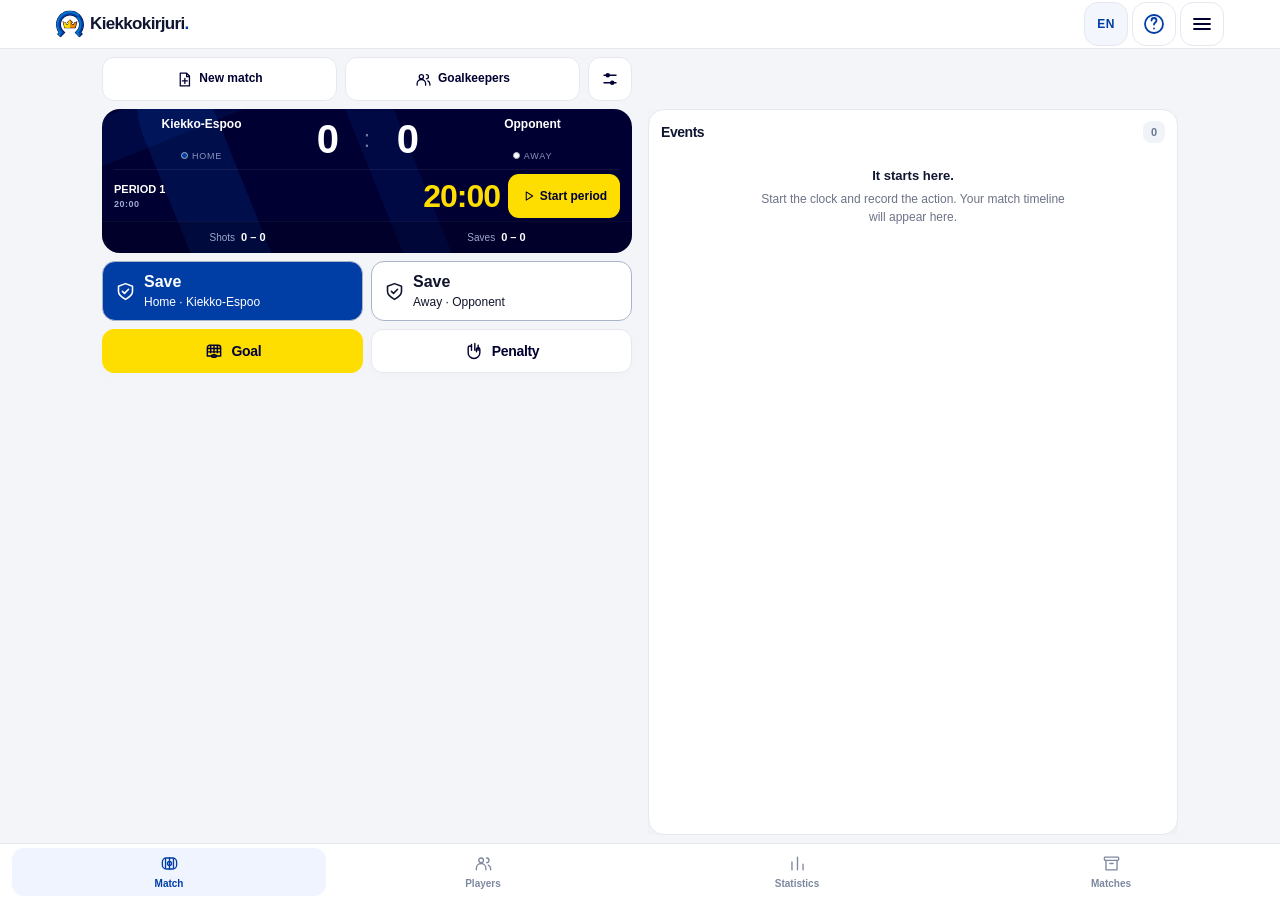
<file: index.html>
<!doctype html>
<html lang="fi">
<head>
  <meta charset="utf-8">
  <meta name="viewport" content="width=device-width, initial-scale=1, viewport-fit=cover">
  <meta name="theme-color" content="#000032">
  <meta name="app-version" content="0.8.3">
  <meta name="apple-mobile-web-app-capable" content="yes">
  <meta name="apple-mobile-web-app-title" content="Kiekkokirjuri">
  <meta name="apple-mobile-web-app-status-bar-style" content="black-translucent">
  <meta name="description" content="Kiekkokirjuri – ottelun maalit, torjunnat ja jäähyt helposti, myös ilman verkkoyhteyttä.">
  <link rel="manifest" href="./manifest.json">
  <link rel="icon" type="image/png" sizes="192x192" href="./assets/icon-kk-192.png">
  <link rel="apple-touch-icon" sizes="180x180" href="./assets/apple-touch-icon-kk.png">
  <link rel="stylesheet" href="./styles.css?v=0.8.3">
  <link rel="stylesheet" href="./help.css?v=0.8.3">
  <title>Kiekkokirjuri · Kiekko-Espoo</title>
</head>
<body>
  <a class="skip-link" href="#main" data-i18n="Siirry sisältöön">Siirry sisältöön</a>
  <header class="app-header"><div class="header-inner">
    <a class="brand" href="#ottelu" aria-label="Kiekkokirjuri, ottelunäkymä" data-i18n-aria="Kiekkokirjuri, ottelunäkymä">
      <img src="./assets/club-logo.svg" width="46" height="46" alt="Kiekko-Espoo">
      <span><span class="brand-kicker">KIEKKO-ESPOO</span><span class="brand-title">Kiekkokirjuri<span class="brand-dot">.</span></span></span>
    </a>
    <div class="header-actions">
      <span class="connection-indicator" id="connection-status"><span class="status-dot"></span><span id="connection-label">Tallennus laitteelle</span></span>
      <button type="button" class="icon-button header-language" data-action="language" aria-label="Kieli / Language / Språk" title="Kieli / Language / Språk"><span id="language-code">FI</span></button>
      <button type="button" class="icon-button header-help" data-action="help" aria-label="Ohje ja palaute" title="Ohje ja palaute" data-i18n-aria="Ohje ja palaute" data-i18n-title="Ohje ja palaute"><svg viewBox="0 0 24 24" fill="none" stroke="currentColor" stroke-width="1.8" aria-hidden="true"><circle cx="12" cy="12" r="9"/><path d="M9.5 8.5a2.5 2.5 0 0 1 5 0c0 2-2.5 2-2.5 4M12 16.5h.01"/></svg></button>
      <button type="button" class="icon-button header-menu" data-action="menu" aria-label="Asetukset ja varmuuskopio" data-i18n-aria="Asetukset ja varmuuskopio"><svg viewBox="0 0 24 24" fill="none" stroke="currentColor" stroke-width="1.8" aria-hidden="true"><path d="M4 7h16M4 12h16M4 17h16"/></svg></button>
    </div>
  </div></header>
  <div id="update-banner" class="update-banner" hidden></div>
  <div id="storage-banner" class="storage-banner" role="alert" hidden></div>
  <main id="main" class="main" tabindex="-1"></main>
  <nav class="bottom-nav" aria-label="Päänavigaatio" data-i18n-aria="Päänavigaatio" id="navigation"></nav>
  <div class="toast" id="toast" role="status" aria-live="polite" hidden></div>
  <dialog id="sheet" class="sheet" aria-labelledby="sheet-title"><div class="sheet-handle" aria-hidden="true"></div><div id="sheet-content"></div></dialog>
  <input type="file" id="restore-file" accept=".json,application/json" hidden>
  <noscript><p class="no-script">Ota JavaScript käyttöön, jotta voit käyttää Kiekkokirjuria.</p></noscript>
  <script type="module" src="./app.js?v=0.8.3"></script>
</body>
</html>
</file>
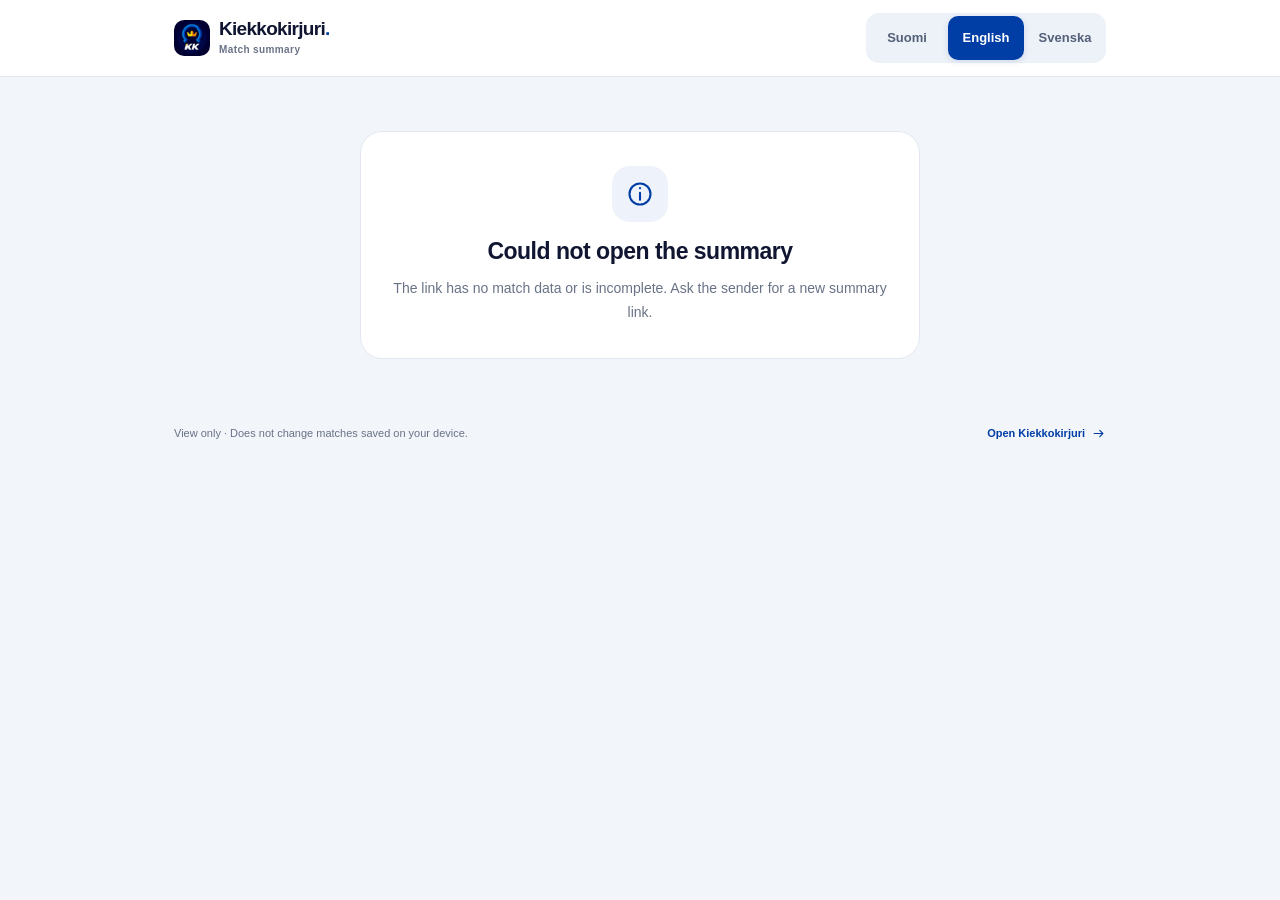
<file: kooste.html>
<!doctype html>
<html lang="fi">
<head>
  <meta charset="utf-8">
  <meta name="viewport" content="width=device-width, initial-scale=1, viewport-fit=cover">
  <meta name="theme-color" content="#000032">
  <meta name="app-version" content="0.8.3">
  <meta name="robots" content="noindex, nofollow">
  <meta name="referrer" content="no-referrer">
  <meta name="description" content="Kiekkokirjurin ottelukooste – Suomi, English, Svenska.">
  <link rel="icon" type="image/png" sizes="192x192" href="./assets/icon-kk-192.png">
  <link rel="apple-touch-icon" sizes="180x180" href="./assets/apple-touch-icon-kk.png">
  <link rel="stylesheet" href="./shared-viewer.css?v=0.8.3">
  <title>Ottelukooste · Kiekkokirjuri</title>
</head>
<body>
  <a class="skip-link" href="#summary" id="skip-link">Siirry sisältöön</a>
  <header class="viewer-header">
    <div class="viewer-header-inner">
      <a class="viewer-brand" href="./" target="_blank" rel="noopener noreferrer" id="brand-link">
        <img src="./assets/icon-kk-192.png" width="36" height="36" alt="">
        <span>Kiekkokirjuri<span class="brand-dot">.</span><small id="header-caption">Ottelukooste</small></span>
      </a>
      <nav class="language-picker" aria-label="Kieli / Language / Språk" id="viewer-languages">
        <button type="button" data-language="fi" lang="fi" aria-pressed="true">Suomi</button>
        <button type="button" data-language="en" lang="en" aria-pressed="false">English</button>
        <button type="button" data-language="sv" lang="sv" aria-pressed="false">Svenska</button>
      </nav>
    </div>
  </header>
  <main id="summary" class="summary-main" tabindex="-1" aria-busy="true">
    <section class="message-card"><p>Avataan ottelukoostetta… / Opening match summary… / Öppnar matchreferatet…</p></section>
  </main>
  <footer class="viewer-footer" id="viewer-footer"></footer>
  <div class="viewer-notice" id="viewer-notice" role="status" aria-live="polite" hidden></div>
  <noscript><p class="message-card">Ota JavaScript käyttöön. / Enable JavaScript. / Aktivera JavaScript.</p></noscript>
  <script type="module" src="./shared-viewer.js?v=0.8.3"></script>
</body>
</html>
</file>
<file: styles.css>
@charset "UTF-8";
:root{color-scheme:light;--navy:#000032;--blue:#003da5;--yellow:#fedd00;--ink:#101631;--muted:#6d7287;--line:#e5e8ef;--surface:#f3f5f9;--green:#17745b;--red:#b93646;--shadow:0 8px 32px #00003208;--radius:24px;font-family:Inter,-apple-system,BlinkMacSystemFont,"Segoe UI",Arial,sans-serif;font-synthesis:none;-webkit-font-smoothing:antialiased}
*{box-sizing:border-box}body{margin:0;background:var(--surface);color:var(--ink);font-size:15px;line-height:1.5}button,input,select,textarea{font:inherit}button,a,input,select,textarea{-webkit-tap-highlight-color:transparent}button{cursor:pointer;touch-action:manipulation;border:0}button:disabled{cursor:not-allowed;opacity:.45}a{color:inherit}button:focus-visible,a:focus-visible,input:focus-visible,select:focus-visible,textarea:focus-visible{outline:3px solid #498dff;outline-offset:4px}svg{width:24px;height:24px;flex:none;stroke-linecap:round;stroke-linejoin:round}h1,h2,h3,p{margin:0}h1{font-size:28px;line-height:1.2;letter-spacing:-1px;font-weight:800}h2{font-size:19px;line-height:1.3;letter-spacing:-.45px}h3{font-size:16px}.muted{color:var(--muted)}.small{font-size:12px}.eyebrow{font-size:10px;font-weight:800;letter-spacing:1.8px;text-transform:uppercase}.tabular{font-variant-numeric:tabular-nums}.sr-only{position:absolute;width:1px;height:1px;padding:0;margin:-1px;overflow:hidden;clip:rect(0,0,0,0);white-space:nowrap;border:0}[hidden]{display:none!important}.skip-link{position:fixed;z-index:100;top:-60px;left:12px;background:var(--yellow);padding:12px 20px;border-radius:10px}.skip-link:focus{top:12px}.no-script{padding:40px;text-align:center}
.app-header{height:90px;background:#fff;border-bottom:1px solid var(--line)}.header-inner{max-width:1192px;height:100%;margin:auto;padding:0 32px;display:flex;align-items:center;justify-content:space-between;gap:16px}.brand{display:flex;align-items:center;gap:12px;text-decoration:none}.brand img{object-fit:contain;width:48px;height:48px}.brand-kicker{display:block;color:var(--blue);font-size:9px;font-weight:800;letter-spacing:2.4px;line-height:1.7}.brand-title{display:block;font-size:22px;font-weight:850;letter-spacing:-.9px;line-height:1.2}.brand-dot{color:var(--blue)}.header-actions{display:flex;align-items:center;gap:25px}.connection-indicator{display:inline-flex;align-items:center;gap:7px;color:var(--muted);font-size:11px;white-space:nowrap}.status-dot{width:6px;height:6px;background:var(--green);border-radius:50%;display:inline-block;flex:none}.connection-indicator.warning .status-dot{background:#cc9200}.icon-button{display:inline-flex;align-items:center;justify-content:center;width:44px;height:44px;padding:10px;color:var(--navy);background:transparent;border-radius:13px}.icon-button:hover{background:#edf1f8}.header-menu{border:1px solid var(--line)}
.main{max-width:1192px;margin:0 auto;padding:35px 32px 130px;outline:none}.page-heading{display:flex;justify-content:space-between;align-items:center;gap:12px;margin-bottom:23px}.heading-label{color:var(--muted);font-size:12px;margin-top:6px}.heading-actions{display:flex;gap:8px;align-items:center}.button{display:inline-flex;justify-content:center;align-items:center;gap:8px;border-radius:13px;min-height:46px;padding:12px 18px;background:#fff;color:var(--navy);border:1px solid var(--line);font-size:13px;font-weight:750;text-decoration:none;line-height:1.3}.button:hover{background:#f7f9fc}.button.primary{background:var(--blue);border-color:var(--blue);color:white}.button.primary:hover{background:#00338d}.button.yellow{background:var(--yellow);border-color:var(--yellow);color:var(--navy)}.button.danger{color:var(--red);background:#fff3f3;border-color:#f8d9de}.button.quiet{background:transparent;border-color:transparent;color:var(--muted)}.button svg{width:18px;height:18px}.button.wide{width:100%}.text-button{background:transparent;color:var(--blue);font-size:12px;font-weight:750;padding:12px 3px;min-height:44px;display:inline-flex;align-items:center;gap:6px}.text-button svg{width:15px;height:15px}.live-layout{display:grid;grid-template-columns:minmax(0,1.5fr) minmax(0,1fr);gap:24px;align-items:start}.live-left,.live-right{min-width:0}.panel{border:1px solid var(--line);background:#fff;border-radius:var(--radius);box-shadow:var(--shadow)}
.scoreboard{position:relative;isolation:isolate;overflow:hidden;border-radius:var(--radius);color:#fff;background:var(--navy);box-shadow:0 14px 30px #00003216}.scoreboard:before{content:"";position:absolute;z-index:-1;right:-160px;top:-180px;width:440px;height:440px;border:75px solid #003da53b;transform:rotate(-22deg);border-radius:80px}.scoreboard:after{content:"";position:absolute;z-index:-1;bottom:-134px;left:-64px;width:300px;height:220px;border:45px solid #003da526;transform:rotate(-22deg);border-radius:50px}.board-top{display:flex;align-items:center;justify-content:space-between;padding:20px 24px 0;gap:12px}.match-state{display:flex;align-items:center;gap:7px;font-size:10px;font-weight:700;letter-spacing:1px;text-transform:uppercase;color:#c2c8e0}.match-state .status-dot{background:#8890ad}.match-state.running{color:#fff}.match-state.running .status-dot{background:var(--yellow);box-shadow:0 0 0 4px #fedd0016}.board-settings{color:#aab6d9;background:#ffffff08;width:36px;height:36px;border-radius:10px;padding:9px}.board-settings svg{width:18px;height:18px}.board-settings:hover{background:#ffffff18}.scoreline{display:grid;grid-template-columns:minmax(0,1fr) auto minmax(0,1fr);gap:16px;align-items:center;padding:16px 28px 24px}.team-block{display:flex;align-items:center;text-align:center;flex-direction:column;gap:9px;min-width:0}.team-crest{width:55px;height:55px;display:grid;place-items:center}.team-crest img{width:100%;height:100%;object-fit:contain}.opponent-crest{width:48px;height:54px;background:#ffffff0c;border:1px solid #ffffff24;clip-path:polygon(0 0,100% 0,100% 70%,50% 100%,0 70%);font-size:18px;line-height:1;font-weight:800;color:#cad8f9;padding-bottom:6px}.team-name{font-size:13px;font-weight:750;line-height:1.35;overflow-wrap:anywhere;max-width:160px}.team-role{font-size:9px;letter-spacing:1.7px;color:#8894bb;text-transform:uppercase;margin-top:-4px}.score-digits{display:flex;align-items:center;justify-content:center;gap:14px;white-space:nowrap;padding-bottom:16px}.score-number{font-size:72px;font-weight:850;letter-spacing:-4px;line-height:1;font-variant-numeric:tabular-nums}.score-divider{font-size:29px;color:#6e789e;font-weight:350;padding:0 2px}.clock-strip{display:flex;align-items:center;justify-content:space-between;margin:0 24px;padding:20px 0;border-top:1px solid #ffffff12;gap:16px}.clock-info{display:flex;align-items:center;gap:16px}.period-tag{font-size:10px;font-weight:700;letter-spacing:1.4px;line-height:1.7;color:#9cabcf;text-transform:uppercase}.period-tag b{color:#fff;display:block;font-size:14px;font-weight:750;letter-spacing:0}.clock-value{font-size:45px;font-weight:750;letter-spacing:-1.8px;line-height:1;font-variant-numeric:tabular-nums;color:var(--yellow)}.clock-button{display:flex;align-items:center;justify-content:center;gap:7px;background:var(--yellow);color:var(--navy);font-size:12px;font-weight:800;min-height:46px;padding:11px 16px;border-radius:12px;white-space:nowrap}.clock-button svg{width:17px;height:17px}.clock-button.is-running{background:#ffffff12;color:#fff;border:1px solid #ffffff24}.board-stats{display:flex;justify-content:center;gap:26px;background:#00001a4d;padding:13px 20px;border-top:1px solid #ffffff0b;font-size:11px;color:#9ba8cb}.board-stat{display:flex;align-items:center;gap:8px}.board-stat strong{font-size:12px;color:#fff;letter-spacing:.7px;font-variant-numeric:tabular-nums}.board-stat abbr{text-decoration:none}
.action-section{padding-top:25px}.section-heading{display:flex;align-items:center;justify-content:space-between;gap:12px;margin-bottom:13px}.section-heading h2{font-size:16px}.section-heading .eyebrow{color:var(--muted);font-size:9px;letter-spacing:1.2px}.action-grid{display:grid;grid-template-columns:repeat(3,minmax(0,1fr));gap:12px}.event-action{display:flex;align-items:flex-start;flex-direction:column;gap:13px;min-height:115px;padding:18px 20px;border-radius:19px;background:#fff;color:var(--navy);border:1px solid var(--line);box-shadow:0 4px 12px #00003204;transition:transform .16s,box-shadow .16s}.event-action:hover{transform:translateY(-3px);box-shadow:0 9px 22px #00003212}.event-action:active{transform:scale(.97)}.event-action.goal{background:var(--yellow);border-color:var(--yellow)}.event-action.save{background:var(--blue);border-color:var(--blue);color:#fff}.event-action svg{width:29px;height:29px;stroke-width:1.7}.action-label{display:flex;align-items:center;justify-content:space-between;width:100%;font-size:16px;font-weight:800;letter-spacing:-.3px}.action-label svg{width:14px;height:14px;opacity:.5}.action-hint{margin-top:13px;font-size:11px;color:var(--muted);display:flex;align-items:center;gap:6px;line-height:1.6}.action-hint svg{width:13px;height:13px}.live-note{display:flex;gap:12px;padding:19px 22px;margin-top:24px;background:#e9eef8;border-radius:18px;color:#50617e;font-size:12px;line-height:1.7}.live-note svg{width:20px;height:20px;color:var(--blue);margin-top:2px}.live-note b{display:block;color:var(--ink);font-size:12px}.event-panel{overflow:hidden}.panel-heading{padding:23px 22px 16px;display:flex;justify-content:space-between;align-items:center;gap:10px}.panel-heading h2{font-size:17px}.count-badge{display:inline-grid;place-items:center;min-width:25px;height:25px;padding:0 7px;background:#f0f3f8;color:#6d7791;font-size:11px;font-weight:700;border-radius:8px}.event-list{list-style:none;margin:0;padding:0 22px 10px}.event-row{display:flex;gap:12px;align-items:flex-start;padding:16px 0;border-top:1px solid #f0f1f5}.event-time{font-variant-numeric:tabular-nums;min-width:44px;padding-top:4px;font-weight:750;font-size:12px;color:var(--ink);line-height:1.6}.event-time small{display:block;font-weight:500;font-size:9px;color:#9198ad}.event-symbol{width:34px;height:34px;margin-top:2px;border-radius:11px;display:grid;place-items:center;background:#f1f4fa;color:var(--blue)}.event-symbol svg{width:18px;height:18px}.event-symbol.goal{background:#fff7c6;color:var(--navy)}.event-symbol.penalty{background:#f3edf9;color:#78579d}.event-body{min-width:0;flex:1}.event-title{font-size:12px;font-weight:800;line-height:1.6;overflow-wrap:anywhere}.event-title span{font-weight:550;color:#8a91a4;margin-left:5px}.event-subtitle{font-size:11px;color:var(--muted);line-height:1.7;overflow-wrap:anywhere}.event-meta{font-size:10px;color:#8790a7;line-height:1.7}.event-edit{width:36px;height:40px;padding:10px;background:transparent;color:#909aaf;border-radius:8px;flex:none}.event-edit svg{width:16px;height:16px}.event-edit:hover{background:#edf1f8;color:var(--blue)}.event-panel-footer{border-top:1px solid var(--line);padding:3px 22px}.empty-state{padding:44px 28px 48px;text-align:center;color:var(--muted);font-size:12px;line-height:1.8}.empty-illustration{margin:0 auto 20px;width:84px;height:84px;border-radius:50%;display:grid;place-items:center;background:#f0f4fb;position:relative;color:var(--blue)}.empty-illustration:after{content:"";position:absolute;width:11px;height:11px;border-radius:4px;background:var(--yellow);right:1px;top:14px;transform:rotate(25deg)}.empty-illustration svg{width:38px;height:38px;stroke-width:1.3}.empty-state h3{font-size:14px;color:var(--ink);margin-bottom:7px}.empty-state p{max-width:235px;margin:auto}.view-footer{color:#9199ad;font-size:10px;display:flex;align-items:center;justify-content:space-between;gap:10px;margin-top:24px}.view-footer span{display:flex;align-items:center;gap:6px}.view-footer svg{width:12px;height:12px}
.bottom-nav{position:fixed;bottom:24px;left:50%;transform:translateX(-50%);z-index:15;display:flex;width:420px;max-width:calc(100% - 28px);background:#fff;border:1px solid var(--line);border-radius:21px;padding:7px;box-shadow:0 8px 35px #00003218}.nav-item{flex:1;display:flex;align-items:center;justify-content:center;flex-direction:column;gap:3px;min-height:53px;border-radius:15px;background:transparent;color:#7d879f;font-weight:650;font-size:10px;text-decoration:none;transition:background .15s,color .15s}.nav-item svg{width:20px;height:20px;stroke-width:1.7}.nav-item.active{background:#eff4ff;color:var(--blue)}.two-column{display:grid;grid-template-columns:1fr 1fr;gap:24px;align-items:start}.content-panel{padding:25px}.tabs{display:flex;gap:4px;background:#e9edf4;padding:5px;border-radius:14px;margin-bottom:22px}.tab-button{flex:1;min-width:0;min-height:42px;padding:10px 12px;border-radius:10px;background:transparent;color:#66728b;font-size:12px;font-weight:750;overflow-wrap:anywhere}.tab-button.active{background:#fff;color:var(--navy);box-shadow:0 2px 5px #00003208}.roster-grid{display:grid;grid-template-columns:repeat(auto-fill,minmax(122px,1fr));gap:12px}.roster-player{display:flex;align-items:center;gap:13px;min-width:0;padding:17px 15px;border:1px solid var(--line);border-radius:16px;background:#fff;text-align:left;color:var(--navy)}.roster-number{font-size:27px;line-height:1;font-weight:850;letter-spacing:-1px;color:var(--blue);font-variant-numeric:tabular-nums;min-width:32px}.roster-name{font-size:12px;font-weight:750;overflow-wrap:anywhere}.roster-name small{font-size:10px;display:block;font-weight:500;color:var(--muted);margin-top:3px}.roster-info{font-size:12px;line-height:1.8;color:var(--muted);margin:18px 0}.inline-form{display:grid;grid-template-columns:80px 1fr auto;gap:10px;align-items:end}.inline-form .button{height:49px}.field{display:flex;flex-direction:column;gap:7px;min-width:0;color:var(--ink);font-size:12px;font-weight:700}.field small{font-size:11px;color:var(--muted);font-weight:450}.field input,.field select,.field textarea{min-width:0;width:100%;height:49px;padding:12px 14px;border:1px solid #dce1eb;background:#fff;border-radius:12px;font-size:16px;color:var(--ink);font-weight:500}.field textarea{height:150px;resize:vertical;line-height:1.7}.field input::placeholder,.field textarea::placeholder{color:#8b96ad;font-weight:450}.form-grid{display:grid;grid-template-columns:1fr 1fr;gap:15px}.stack{display:flex;flex-direction:column;gap:18px}.field-note{font-size:11px;color:var(--muted);margin-top:5px;font-weight:450}.choice-grid{display:grid;grid-template-columns:1fr 1fr;gap:10px}.choice{padding:17px 14px;min-height:75px;border:1.5px solid var(--line);border-radius:15px;background:#fff;text-align:left;color:var(--navy);font-size:14px;font-weight:750;overflow-wrap:anywhere}.choice small{display:block;margin-top:4px;font-size:10px;font-weight:500;color:var(--muted)}.choice.selected{background:#f0f5ff;border-color:var(--blue);box-shadow:0 0 0 1px var(--blue) inset}.choice.selected small{color:#4267a0}.field-heading{display:flex;align-items:center;justify-content:space-between;gap:12px;font-size:12px;font-weight:750;margin-bottom:10px}.field-heading span{font-weight:450;color:var(--muted);font-size:11px}.number-grid{display:grid;grid-template-columns:repeat(5,minmax(0,1fr));gap:8px}.number-chip{height:62px;border:1px solid var(--line);border-radius:12px;background:#fff;display:flex;flex-direction:column;justify-content:center;align-items:center;color:var(--navy);line-height:1.2;gap:5px;min-width:0}.number-chip b{font-size:20px;font-weight:850;font-variant-numeric:tabular-nums}.number-chip small{font-size:9px;width:100%;padding:0 3px;overflow:hidden;text-overflow:ellipsis;white-space:nowrap;color:var(--muted)}.number-chip.selected{background:var(--blue);color:white;border-color:var(--blue)}.number-chip.selected small{color:#d8e5ff}.number-chip.assist.selected{background:#eaf1ff;border-color:#7aa5f5;color:var(--blue)}.number-chip.assist.selected small{color:#5677b6}.manual-entry{display:flex;gap:9px;align-items:end;margin-top:12px}.manual-entry .field{flex:1}.manual-entry .field input{height:44px}.manual-entry .button{min-height:44px}.selected-summary{display:flex;align-items:center;gap:7px;font-size:12px;color:var(--blue);font-weight:700;margin-top:12px}.selected-summary button{background:transparent;color:var(--muted);padding:5px;display:flex}.selected-summary svg{width:15px;height:15px}.form-error{color:var(--red);background:#fff0f2;border-radius:12px;padding:11px 14px;font-size:12px;line-height:1.7;margin-top:16px}.helper-box{background:#f3f6fc;border-radius:13px;padding:13px 15px;font-size:12px;line-height:1.7;color:#62718d}.helper-box strong{color:var(--ink)}
.stats-overview{padding:25px}.comparison-head{display:grid;grid-template-columns:1fr 1fr;text-align:center;gap:40px;font-size:12px;font-weight:750;margin:5px 0 22px}.comparison-row{display:grid;grid-template-columns:40px 1fr 40px;gap:12px;align-items:center;margin:22px 0}.comparison-number{font-size:25px;font-weight:850;font-variant-numeric:tabular-nums;letter-spacing:-.5px}.comparison-number:last-child{text-align:right}.comparison-label{text-align:center;font-size:11px;font-weight:650;color:var(--muted);margin-bottom:9px}.comparison-bars{display:flex;gap:4px;height:5px;overflow:hidden;border-radius:3px;background:#edf0f6}.comparison-bars span{min-width:3px;background:var(--blue);border-radius:3px}.comparison-bars span:last-child{background:#8c9ec6}.period-table{width:100%;border-collapse:collapse;font-size:12px;margin-top:20px}.period-table th{text-align:center;color:var(--muted);font-size:10px;font-weight:650;padding:10px 8px;border-bottom:1px solid var(--line)}.period-table td{text-align:center;padding:12px 8px;border-bottom:1px solid #f0f2f6;font-variant-numeric:tabular-nums}.period-table td:first-child,.period-table th:first-child{text-align:left;font-weight:700}.table-scroll{overflow-x:auto}.player-table{width:100%;border-collapse:collapse;font-size:12px}.player-table th{text-align:center;font-size:10px;color:var(--muted);font-weight:600;padding:13px 7px;border-bottom:1px solid var(--line)}.player-table td{text-align:center;padding:14px 7px;border-bottom:1px solid #f1f3f7;font-variant-numeric:tabular-nums}.player-table th:first-child,.player-table td:first-child{text-align:left}.player-table td:first-child{min-width:105px}.player-table td:nth-child(4){font-weight:850;color:var(--blue)}.table-player{display:flex;align-items:center;gap:9px;font-weight:650}.table-player b{font-size:12px;color:var(--blue);min-width:21px}.table-legend{font-size:10px;color:var(--muted);margin-top:16px;line-height:1.8}.export-card{padding:22px;margin-top:22px;background:var(--navy);color:white;border-radius:20px;position:relative;overflow:hidden}.export-card h3{font-size:17px}.export-card p{color:#a3b3d6;font-size:12px;line-height:1.8;margin:7px 0 17px;max-width:280px}.export-actions{display:flex;gap:9px}.export-actions .button{flex:1;background:#ffffff0b;border-color:#ffffff20;color:white;min-height:46px}.export-actions .button:first-child{background:var(--yellow);border-color:var(--yellow);color:var(--navy)}.archive-list{display:grid;gap:12px}.archive-card{background:#fff;border:1px solid var(--line);border-radius:18px;padding:20px;display:flex;align-items:center;gap:16px;text-align:left;color:var(--ink);width:100%}.archive-card:hover{border-color:#a6b9dc}.archive-symbol{width:43px;height:43px;display:grid;place-items:center;background:#edf3ff;color:var(--blue);border-radius:13px;flex:none}.archive-main{flex:1;min-width:0}.archive-main h3{font-size:13px;overflow-wrap:anywhere}.archive-main p{font-size:10px;color:var(--muted);margin-top:5px}.archive-score{font-size:24px;font-weight:850;letter-spacing:-.7px;white-space:nowrap;font-variant-numeric:tabular-nums}.archive-card>svg{color:#a7b1c5;width:18px}.archive-card.current{border-color:#b8cbee;background:#f9fbff}.info-list{display:flex;flex-direction:column;gap:20px;font-size:12px;color:var(--muted);line-height:1.8}.info-list strong{display:block;color:var(--ink);margin-bottom:4px}.info-list svg{width:20px;height:20px;color:var(--blue);flex:none}.info-item{display:flex;gap:12px}.menu-list{display:flex;flex-direction:column;gap:5px}.menu-item{display:flex;align-items:center;gap:14px;text-align:left;padding:15px 10px;border-radius:12px;background:transparent;color:var(--navy);font-weight:700;font-size:13px}.menu-item:hover{background:#f2f5fb}.menu-item>svg{width:21px;height:21px;color:var(--blue)}.menu-item span{flex:1}.menu-item small{display:block;font-size:11px;color:var(--muted);font-weight:450;margin-top:3px}.menu-item .chevron{color:#a1a9bc;width:16px}.menu-divider{border:0;border-top:1px solid var(--line);margin:15px 0}.version-line{display:flex;align-items:center;justify-content:space-between;font-size:11px;color:var(--muted);gap:10px;margin-top:12px}.version-line button{font-size:11px}.report-text{width:100%;min-height:300px;padding:16px;border:1px solid var(--line);border-radius:13px;background:#f9fbfe;font-size:13px;line-height:1.8;resize:vertical;color:var(--ink)}.poster-preview{width:100%;height:auto;border-radius:16px;display:block;box-shadow:0 8px 25px #00003220}.poster-wrap{background:#e8edf7;padding:14px;border-radius:20px}.clock-editor{font-variant-numeric:tabular-nums;font-size:35px!important;text-align:center!important;height:75px!important;letter-spacing:1px;font-weight:750!important}.event-time-note{font-size:10px;color:var(--muted);line-height:1.7;margin-top:8px}
.sheet{padding:0;border:0;max-width:540px;width:calc(100% - 32px);max-height:calc(100dvh - 64px);margin:auto;border-radius:26px;background:#fff;color:var(--ink);overflow-y:auto;overscroll-behavior:contain;box-shadow:0 30px 100px #00003240}.sheet::backdrop{background:#00002070;backdrop-filter:blur(6px);-webkit-backdrop-filter:blur(6px)}.sheet-handle{display:none}.sheet-header{display:flex;align-items:center;justify-content:space-between;padding:25px 26px 19px;gap:12px;border-bottom:1px solid #f0f2f6}.sheet-header h2{font-size:22px;letter-spacing:-.7px}.sheet-header p{font-size:11px;color:var(--muted);margin-top:4px}.sheet-header .icon-button{background:#f3f5f9;width:36px;height:36px;padding:9px;border-radius:50%}.sheet-header .icon-button svg{width:18px;height:18px}.sheet-body{padding:23px 26px}.sheet-footer{padding:17px 26px 23px;display:flex;gap:10px;background:#fff;border-top:1px solid #f0f2f6;position:sticky;bottom:0;z-index:2}.sheet-footer .button{flex:1;min-height:50px;font-size:13px}.sheet-footer .button.quiet,.sheet-footer .button.danger{flex:0 1 auto}.sheet-step{display:flex;gap:6px;font-size:10px;color:#8994aa;align-items:center;margin-bottom:18px}.sheet-step span:first-child{color:var(--blue);font-weight:750}.sheet-step svg{width:12px;height:12px}.sheet-team-line{display:flex;align-items:center;justify-content:space-between;padding:12px 15px;background:#f2f6fd;border-radius:13px;margin-bottom:22px;gap:10px}.sheet-team-line strong{font-size:12px}.sheet-team-line span{font-size:10px;color:var(--muted)}.sheet-team-line .text-button{min-height:28px;padding:4px;font-size:10px}.sheet-section+.sheet-section{margin-top:24px;padding-top:22px;border-top:1px solid var(--line)}.assist-help{font-size:10px;line-height:1.7;color:var(--muted);margin-top:10px}.toast{position:fixed;z-index:60;left:50%;transform:translateX(-50%);bottom:112px;max-width:calc(100% - 32px);width:max-content;display:flex;align-items:center;gap:12px;padding:13px 17px;border:1px solid #ffffff15;border-radius:14px;color:#fff;background:#161c3b;box-shadow:0 8px 30px #00003220;font-size:12px;line-height:1.5}.toast button{color:var(--yellow);font-size:12px;font-weight:750;padding:5px;background:transparent;white-space:nowrap}.update-banner,.storage-banner{display:flex;align-items:center;justify-content:center;gap:15px;padding:11px 20px;font-size:12px;background:#fff6c4;color:var(--navy);border-bottom:1px solid #ecdf9b}.update-banner button{background:var(--navy);color:#fff;border-radius:8px;padding:8px 12px;font-size:11px;font-weight:750;min-height:36px}.storage-banner{background:#fff0f2;color:var(--red);line-height:1.7}.no-events-note{font-size:11px;color:var(--muted);padding:14px 0}.fade-in{animation:enter .24s ease-out}@keyframes enter{from{opacity:0;transform:translateY(5px)}to{opacity:1;transform:translateY(0)}}
@media(min-width:1000px){.live-right .event-list{max-height:520px;overflow:auto}.live-right .empty-state{padding-top:60px;padding-bottom:62px}.roster-grid{grid-template-columns:repeat(auto-fill,minmax(150px,1fr))}.scoreboard{min-height:342px}.scoreline{padding-top:23px;padding-bottom:25px}.score-number{font-size:82px}.clock-strip{padding:23px 0}.clock-value{font-size:49px}}
@media(max-width:860px){.header-inner{padding:0 24px}.main{padding:26px 24px 125px}.live-layout{grid-template-columns:minmax(0,1.3fr) minmax(0,1fr);gap:18px}.scoreline{gap:10px;padding:18px 18px 22px}.score-number{font-size:59px}.score-digits{gap:10px}.team-name{font-size:11px}.team-crest{width:42px;height:42px}.opponent-crest{width:38px;height:43px;font-size:14px}.clock-value{font-size:39px}.clock-strip{margin:0 18px;gap:9px}.clock-info{gap:10px}.clock-button{font-size:11px;padding:10px 12px}.period-tag{font-size:9px}.period-tag b{font-size:12px}.board-top{padding:18px 18px 0}.board-stats{gap:17px}.board-stat{gap:6px;font-size:10px}.event-action{padding:17px 14px;min-height:105px}.action-label{font-size:14px}.panel-heading{padding:20px 17px 13px}.event-list{padding:0 17px 10px}.event-row{gap:9px}.event-symbol{width:29px;height:29px;border-radius:9px}.event-time{font-size:11px;min-width:38px}.two-column{gap:18px}.content-panel{padding:20px}.inline-form{grid-template-columns:70px 1fr}.inline-form .button{grid-column:1/-1}}
@media(max-width:680px){body{font-size:14px}.app-header{height:77px}.header-inner{padding:0 20px}.brand{gap:10px}.brand img{width:42px;height:42px}.brand-title{font-size:20px}.brand-kicker{font-size:8px;letter-spacing:2.1px}.header-actions{gap:12px}.connection-indicator{font-size:0;gap:0}.connection-indicator .status-dot{width:7px;height:7px}.header-menu{width:38px;height:38px;padding:9px;border-radius:12px}.header-menu svg{width:20px;height:20px}.main{padding:24px 18px 126px}.page-heading{margin-bottom:19px}.page-heading h1{font-size:25px;letter-spacing:-.8px}.heading-label{font-size:10px;margin-top:4px}.heading-actions .button{font-size:11px;min-height:39px;padding:10px 12px;border-radius:11px;gap:5px}.heading-actions .button svg{width:15px;height:15px}.live-layout,.two-column{grid-template-columns:1fr;gap:23px}.scoreboard{border-radius:23px}.board-top{padding:17px 20px 0}.scoreline{grid-template-columns:minmax(0,1fr) auto minmax(0,1fr);gap:10px;padding:15px 19px 22px}.score-number{font-size:67px;letter-spacing:-3px}.score-digits{gap:12px;padding-bottom:13px}.score-divider{font-size:25px}.team-crest{width:48px;height:48px}.opponent-crest{width:40px;height:46px;font-size:16px}.team-name{font-size:11px;max-width:100px}.team-role{font-size:8px;letter-spacing:1.3px;margin-top:-5px}.team-block{gap:8px}.clock-strip{margin:0 20px;padding:18px 0}.clock-info{gap:14px}.clock-value{font-size:42px;letter-spacing:-1.7px}.period-tag{font-size:9px;letter-spacing:1px}.period-tag b{font-size:12px}.clock-button{min-height:43px;padding:11px 13px;font-size:11px;border-radius:11px}.clock-button svg{width:14px;height:14px}.board-stats{padding:12px 15px;gap:20px;font-size:10px}.board-stat{gap:7px}.board-stat strong{font-size:11px}.action-section{padding-top:22px}.section-heading{margin-bottom:11px}.section-heading h2{font-size:14px}.section-heading .eyebrow{font-size:8px;letter-spacing:1px}.action-grid{gap:10px}.event-action{min-height:104px;padding:16px 15px;gap:14px;border-radius:17px}.event-action svg{width:27px;height:27px}.action-label{font-size:14px;letter-spacing:-.2px}.action-label svg{width:12px;height:12px}.action-hint{font-size:10px;margin-top:11px;gap:5px}.action-hint svg{width:12px;height:12px}.live-note{display:none}.panel{border-radius:20px}.panel-heading{padding:21px 20px 14px}.panel-heading h2{font-size:16px}.event-list{padding:0 20px 6px}.event-row{padding:14px 0;gap:11px}.event-time{font-size:12px;min-width:43px}.event-symbol{width:32px;height:32px}.event-title{font-size:12px}.event-subtitle{font-size:11px}.event-panel-footer{padding:2px 20px}.empty-state{padding:31px 23px 34px}.empty-illustration{width:68px;height:68px;margin-bottom:15px}.empty-illustration svg{width:31px;height:31px}.empty-state h3{font-size:13px}.empty-state p{font-size:11px;max-width:250px}.view-footer{margin-top:19px;font-size:9px}.bottom-nav{bottom:max(12px,env(safe-area-inset-bottom));width:calc(100% - 30px);max-width:430px;padding:6px;border-radius:20px;box-shadow:0 8px 35px #0000321f}.nav-item{min-height:53px;font-size:9px;gap:4px;border-radius:14px}.nav-item svg{width:20px;height:20px}.content-panel{padding:20px}.inline-form{grid-template-columns:72px 1fr auto;gap:8px}.inline-form .button{grid-column:auto;padding:12px;font-size:12px}.roster-grid{grid-template-columns:repeat(2,minmax(0,1fr));gap:10px}.roster-player{padding:16px 13px;gap:10px}.roster-number{font-size:25px}.roster-info{font-size:11px}.tabs{margin-bottom:18px}.stats-overview{padding:20px}.comparison-number{font-size:23px}.comparison-label{font-size:10px}.comparison-row{margin:20px 0}.comparison-head{font-size:11px}.export-card{margin-top:18px}.table-player{gap:8px}.archive-card{padding:17px 14px;gap:12px}.archive-symbol{width:38px;height:38px}.archive-score{font-size:22px}.archive-main h3{font-size:12px}.archive-main p{font-size:10px}.sheet{width:100%;max-width:100%;max-height:calc(100dvh - 28px);margin:auto 0 0;border-radius:26px 26px 0 0;padding-bottom:env(safe-area-inset-bottom)}.sheet-handle{display:block;width:35px;height:4px;border-radius:4px;background:#dce1ec;margin:10px auto 0}.sheet-header{padding:14px 23px 18px}.sheet-header h2{font-size:22px}.sheet-body{padding:22px 23px}.sheet-footer{padding:16px 23px 20px}.number-grid{gap:8px}.number-chip{height:62px}.toast{bottom:100px;font-size:12px}.update-banner{justify-content:space-between;padding:10px 16px;font-size:11px}.update-banner button{font-size:10px;white-space:nowrap}.storage-banner{font-size:11px}.report-text{font-size:12px}.sheet-section+.sheet-section{margin-top:20px;padding-top:20px}}
@media(max-width:360px){.main{padding-inline:13px}.header-inner{padding-inline:16px}.brand-title{font-size:18px}.brand img{width:38px;height:38px}.scoreline{gap:7px;padding-inline:15px}.score-number{font-size:57px}.score-digits{gap:9px}.clock-strip{margin-inline:17px}.clock-info{gap:10px}.clock-value{font-size:37px}.clock-button{padding-inline:11px;font-size:10px}.board-stats{gap:13px}.board-stat{gap:5px;font-size:9px}.event-action{padding-inline:12px}.action-label{font-size:13px}.action-hint{font-size:9px}.inline-form{grid-template-columns:65px 1fr}.inline-form .button{grid-column:1/-1}.sheet-body,.sheet-header{padding-inline:19px}.sheet-footer{padding-inline:19px}.number-grid{grid-template-columns:repeat(4,minmax(0,1fr))}.form-grid{gap:11px}.bottom-nav{width:calc(100% - 22px)}}
@media(prefers-reduced-motion:reduce){*,*::before,*::after{animation:none!important;transition:none!important;scroll-behavior:auto!important}}

/* The rink-side controls stay readable and easy to hit at phone size. */
.event-edit{width:44px;height:44px;padding:13px;margin-right:-8px}
.action-label svg{display:none}.period-tag b{white-space:nowrap}.period-tag{flex:none}
.event-title{font-size:14px}.event-subtitle{font-size:12px}.event-meta{font-size:12px;color:var(--muted)}
.event-time{font-size:13px}.event-time small{font-size:10px}.team-name{font-size:14px}
.field,.field-heading{font-size:14px}.field-heading span,.assist-help{font-size:12px}
.number-chip small{font-size:11px}.number-chip{height:66px}.choice{font-size:16px}.choice small{font-size:12px}
.sheet-header p,.sheet-team-line span{font-size:12px}.sheet-team-line strong{font-size:14px}
.sheet-team-line .text-button{font-size:12px;min-height:44px}.sheet-step{font-size:12px}
.button,.clock-button{font-size:14px}.action-label{font-size:17px}.nav-item{font-size:12px}
.roster-name{font-size:14px}.roster-name small{font-size:12px}.roster-info,.helper-box{font-size:13px}
.tab-button{font-size:14px}.event-time-note{font-size:12px}.table-legend{font-size:12px}
.table-player{font-size:13px}.player-table td{font-size:13px}.player-table th{font-size:12px}
.sheet-header .icon-button,.board-settings,.header-menu{min-width:44px;min-height:44px}
.selected-summary button{min-width:44px;min-height:44px;align-items:center;justify-content:center}
.section-heading .eyebrow{font-size:10px;letter-spacing:.7px}.action-hint{font-size:12px}
.view-footer{font-size:11px}.connection-indicator{font-size:12px}.empty-state h3{font-size:16px}.empty-state p{font-size:13px}
.menu-item{font-size:14px}.menu-item small{font-size:12px}.comparison-label{font-size:13px}.comparison-head{font-size:14px}
.archive-main h3{font-size:14px}.archive-main p{font-size:12px}.heading-label{font-size:12px}.text-button{font-size:13px}
@media(max-width:680px){.team-name{font-size:12px}.action-label{font-size:16px}.clock-button{font-size:12px}.connection-indicator{font-size:0}.section-heading .eyebrow{font-size:9px}.action-hint{font-size:11px}.event-meta{font-size:11px}.view-footer{font-size:10px}.nav-item{font-size:11px}.board-top{padding-top:12px}.scoreline{padding-top:10px}.board-stats{gap:14px}.sheet-step{font-size:11px}.event-row{gap:8px}.event-time{min-width:40px}.event-symbol{width:30px;height:30px}.event-title{font-size:13px}.comparison-head{font-size:12px}.comparison-label{font-size:12px}.inline-form .button{padding-inline:13px}.number-grid{grid-template-columns:repeat(4,minmax(0,1fr))}}

.roster-preview{display:flex;flex-wrap:wrap;gap:6px;margin-top:10px}.roster-preview-chip{border:1px solid #dce5f3;border-radius:8px;padding:5px 9px;background:#fff;color:#000032;font-size:12px;font-weight:650}

/* Local help and feedback fit the same thumb-friendly match flow. */
.header-help{width:44px;height:44px;min-width:44px;min-height:44px;padding:11px;border:1px solid var(--line);border-radius:14px;color:var(--blue);background:#fff}
.feedback-form-body,.feedback-preview{display:flex;flex-direction:column;gap:18px;font-size:14px;line-height:1.6}
.feedback-recipient{display:flex;align-items:center;gap:12px;padding:14px 16px;border:1px solid #dbe5f4;border-radius:14px;background:#f5f8fe;color:var(--navy)}
.feedback-recipient>svg{width:23px;height:23px;flex:none;color:var(--blue)}
.feedback-recipient strong{display:block;font-size:15px}
.feedback-recipient span{display:block;font-size:14px;overflow-wrap:anywhere;color:#52647d}
.feedback-intro{font-size:14px;line-height:1.7;color:#566078}
.feedback-form-body .field{gap:8px;font-size:14px}
.feedback-form-body .field input,.feedback-form-body .field select{font-size:16px}
.feedback-form-body .field textarea{width:100%;font:inherit;font-size:16px;line-height:1.6;min-height:112px;padding:13px 14px;resize:vertical;border:1px solid var(--line);border-radius:12px;color:var(--ink);background:#fff}
.feedback-form-body .field textarea:focus{outline:3px solid #d7e6ff;border-color:var(--blue)}
.feedback-form-body .field small{font-size:12px;color:var(--muted);font-weight:450}
.feedback-diagnostics{display:flex;align-items:flex-start;gap:12px;padding:12px 0;cursor:pointer;color:var(--ink);font-size:14px;font-weight:650;line-height:1.6}
.feedback-diagnostics input{flex:none;width:22px;height:22px;accent-color:var(--blue);margin:2px 0 0}
.feedback-diagnostics small{display:block;font-size:12px;font-weight:450;color:var(--muted);margin-top:4px;line-height:1.65}
.feedback-draft-status{font-size:13px;padding:12px 14px;border-radius:12px;background:#eff8f3;color:#28533e;line-height:1.65}
.feedback-footnote{font-size:12px;color:var(--muted);line-height:1.7}
.feedback-clear{color:#a5364b;align-self:flex-start;min-height:44px;text-align:left}
.feedback-resume{width:100%;display:flex;align-items:center;gap:12px;min-height:62px;padding:14px 16px;margin-bottom:22px;text-align:left;border:1px solid #ddd5a1;border-radius:14px;background:#fff9dc;color:var(--navy);font-size:14px;font-weight:700}
.feedback-resume svg{width:21px;height:21px;flex:none}
.feedback-resume span{min-width:0}
.feedback-resume small{display:block;font-size:12px;font-weight:450;overflow-wrap:anywhere;margin-top:3px;color:#6e6535}
.feedback-subject span{display:block;font-size:12px;color:var(--muted);margin-bottom:4px}
.feedback-subject strong{display:block;font-size:15px;overflow-wrap:anywhere}
.feedback-preview-text{width:100%;min-height:260px;padding:15px;font:inherit;font-size:14px;line-height:1.75;color:var(--ink);border:1px solid var(--line);border-radius:14px;background:#f9fbfe;resize:vertical}
.feedback-delivery-note{padding:14px 16px;border-radius:14px;background:#edf4ff;color:#3f5575;font-size:14px;line-height:1.7}
.feedback-delivery-note strong{display:block;color:var(--navy);margin-bottom:3px}
.feedback-warning{background:#fff6d7;color:#765b15;border:1px solid #ecdfaa}
.feedback-copy-actions{display:flex;gap:10px;flex-wrap:wrap}
.feedback-copy-actions .button{flex:1;min-height:48px;font-size:13px}
.feedback-address{align-self:flex-start;text-align:left;min-height:44px}
.sheet-footer #feedback-email-link{text-decoration:none}
@media(max-width:380px){.header-inner{padding-inline:14px}.header-actions{gap:6px}.header-actions>.connection-indicator{display:none}.brand{gap:7px}.brand img{width:34px;height:34px}.brand-title{font-size:18px}.feedback-copy-actions .button{padding-inline:10px;font-size:12px}}

/* Languages stay available offline and never compete with the primary match controls. */
.header-language{width:44px;height:44px;min-width:44px;min-height:44px;border:1px solid var(--line);background:var(--pale,#f3f6fc);color:var(--blue);font-size:12px;font-weight:850;letter-spacing:.5px;border-radius:14px}
.language-options{display:grid;gap:12px}.language-option{display:flex;align-items:center;gap:14px;width:100%;min-height:68px;padding:14px 18px;border:1px solid var(--line);border-radius:16px;background:#fff;text-align:left;color:var(--navy);font-size:17px;font-weight:750}.language-option.selected{border:2px solid var(--blue);padding:13px 17px;background:#f0f5ff}.language-option:hover{background:#f0f5ff}.language-option>svg{width:21px;height:21px;margin-left:auto;color:var(--blue)}.language-code{display:flex;align-items:center;justify-content:center;width:37px;height:37px;flex:none;border-radius:11px;background:#e9eef9;font-size:11px;letter-spacing:.5px}.language-note{font-size:14px;line-height:1.7;color:var(--muted);margin:20px 0 0}
@media(max-width:900px){.header-actions>.connection-indicator{display:none}.header-actions{gap:9px}}
@media(max-width:680px){.header-inner{padding-inline:16px;gap:8px}.header-actions{gap:6px;flex:none}.brand{gap:7px;min-width:0}.brand img{width:34px;height:34px;flex:none}.brand-title{font-size:18px}.brand-kicker{font-size:7px;letter-spacing:1.6px}.action-grid{grid-template-columns:repeat(3,minmax(0,1fr))}.action-label{gap:4px;font-size:15px}.action-label svg{flex:none}.board-stats{flex-wrap:wrap;row-gap:8px}.clock-info{min-width:0}.sheet-footer .button{white-space:normal;overflow-wrap:anywhere}.sheet-footer .button svg{flex:none}}
@media(max-width:380px){.header-inner{padding-inline:12px;gap:6px}.header-actions{gap:4px}.brand img{width:28px;height:28px}.brand-title{font-size:16px;letter-spacing:-.7px}.brand-kicker{font-size:6px;letter-spacing:1.3px}.brand{gap:6px}.action-label{font-size:13px}.event-action{padding-inline:10px}.clock-strip{flex-wrap:wrap}.clock-button{flex:1;justify-content:center}.board-stat{font-size:10px}}

/* A long team name or translated action must not widen the page grid. */
.two-column>*{min-width:0}.comparison-head>*{min-width:0;overflow-wrap:anywhere}.comparison-row{grid-template-columns:32px minmax(0,1fr) 32px}.period-table{table-layout:fixed}.period-table th,.period-table td{overflow-wrap:anywhere}.export-actions{flex-wrap:wrap}.export-actions .button{flex:1 1 140px;min-width:0;white-space:normal;line-height:1.5}.export-actions .button svg{flex:none}.content-panel .table-scroll{max-width:100%}

/* Installed iPhone apps fill the screen, including the status bar area.
   Keep that space outside the header's full-height, touchable content row. */
:root{
  --safe-area-top:env(safe-area-inset-top,0px);
  --safe-area-right:env(safe-area-inset-right,0px);
  --safe-area-bottom:env(safe-area-inset-bottom,0px);
  --safe-area-left:env(safe-area-inset-left,0px);
  --header-row-height:90px;
  --page-gutter:32px;
  --page-bottom-space:130px;
  --nav-bottom-gap:24px;
  --toast-bottom-space:112px;
}
html{scroll-padding-top:calc(var(--safe-area-top) + var(--header-row-height) + 12px)}
.app-header{
  position:sticky;top:0;z-index:20;height:auto;
  padding:var(--safe-area-top) var(--safe-area-right) 0 var(--safe-area-left);
}
.header-inner{height:var(--header-row-height)}
.skip-link:focus{top:calc(var(--safe-area-top) + 12px);left:calc(var(--safe-area-left) + 12px)}
.main{
  padding-left:calc(var(--page-gutter) + var(--safe-area-left));
  padding-right:calc(var(--page-gutter) + var(--safe-area-right));
  padding-bottom:calc(var(--page-bottom-space) + var(--safe-area-bottom));
}
.update-banner,.storage-banner{
  padding-left:calc(20px + var(--safe-area-left));
  padding-right:calc(20px + var(--safe-area-right));
}
.bottom-nav{bottom:calc(var(--nav-bottom-gap) + var(--safe-area-bottom))}
.toast{bottom:calc(var(--toast-bottom-space) + var(--safe-area-bottom))}
.sheet{
  inset:var(--safe-area-top) var(--safe-area-right) 0 var(--safe-area-left);
  max-width:min(540px,calc(100% - var(--safe-area-left) - var(--safe-area-right) - 32px));
  max-height:calc(100vh - var(--safe-area-top) - var(--safe-area-bottom) - 64px);
  max-height:calc(100dvh - var(--safe-area-top) - var(--safe-area-bottom) - 64px);
  padding-bottom:var(--safe-area-bottom);
}
.sheet-header{position:sticky;top:0;z-index:3;background:#fff}
@media(max-width:900px){
  :root{--page-gutter:24px;--page-bottom-space:125px}
}
@media(max-width:680px){
  :root{--header-row-height:77px;--page-gutter:18px;--page-bottom-space:126px;--nav-bottom-gap:12px;--toast-bottom-space:100px}
  .sheet{
    width:calc(100% - var(--safe-area-left) - var(--safe-area-right));
    max-width:calc(100% - var(--safe-area-left) - var(--safe-area-right));
    max-height:calc(100vh - var(--safe-area-top) - 12px);
    max-height:calc(100dvh - var(--safe-area-top) - 12px);
  }
}
@media(max-width:380px){:root{--page-gutter:13px}}

/* Saves need only a team tap once each team's goalkeeper has been chosen. */
.save-question{font-size:19px;margin-bottom:18px}
.save-team-grid{display:grid;grid-template-columns:repeat(2,minmax(0,1fr));gap:12px}
.save-team-card{display:flex;flex-direction:column;min-width:0;overflow:hidden;border:1px solid #dce5f3;border-radius:18px;background:#f4f7fd}
.save-team{flex:1;width:100%;min-height:190px;padding:18px 14px;display:flex;flex-direction:column;align-items:flex-start;gap:10px;text-align:left;color:var(--navy);background:transparent;overflow-wrap:anywhere}
.save-team:hover,.save-team:active{background:#e8f0ff}
.save-team:focus-visible,.save-goalie-change:focus-visible{outline-offset:-4px}
.save-team-side{font-size:11px;line-height:1.4;color:#61708d}
.save-team>strong{font-size:18px;line-height:1.3}
.save-goalie{display:flex;align-items:center;gap:6px;font-size:13px;line-height:1.5;color:#4b5b78}
.save-goalie svg{width:18px;height:18px}
.save-callout{display:flex;align-items:center;justify-content:space-between;gap:6px;width:100%;margin-top:auto;padding-top:8px;color:var(--blue);font-size:13px;font-weight:750;line-height:1.4}
.save-callout svg{width:17px;height:17px}
.save-goalie-change{display:flex;align-items:center;justify-content:center;gap:7px;width:100%;min-height:48px;padding:10px 12px;border-top:1px solid #dce5f3;background:#fff;color:#52627d;font-size:12px;font-weight:650;line-height:1.4}
.save-goalie-change svg{width:16px;height:16px}
.goalie-picker-intro{font-size:14px;line-height:1.7;color:#52627d;margin-bottom:20px}
.goalie-number-grid{margin-bottom:20px}
.goalie-manual{margin-top:12px}
.goalie-unknown{margin-top:12px;white-space:normal}
.goalie-roster-card{display:flex;align-items:center;gap:12px;margin:20px 0;padding:16px;background:#f2f6fd;border:1px solid #dce5f3;border-radius:15px}
.goalie-roster-card>svg{color:var(--blue)}
.goalie-roster-card>div{min-width:0;flex:1}
.goalie-roster-card span{display:block;font-size:12px;line-height:1.5;color:#61708d}
.goalie-roster-card strong{display:block;margin-top:4px;font-size:15px;line-height:1.5;overflow-wrap:anywhere}
.goalie-roster-card .button{white-space:normal;font-size:12px;line-height:1.4}
@media(max-width:680px){.goalie-roster-card{flex-wrap:wrap}.goalie-roster-card .button{width:100%;min-height:44px}.save-team>strong{font-size:16px}}

/* A named, unnumbered preset goalkeeper is separate from the active save selection. */
.roster-preview-goalie{background:#edf3ff;border-color:#b7ccef;color:var(--blue)}
.preset-goalie-note{display:flex;align-items:center;gap:12px;padding:12px 14px;margin:16px 0;border:1px solid #dce5f3;border-radius:12px;background:#fff;min-width:0}
.preset-goalie-note>.roster-number{flex:none;font-size:13px}
.preset-goalie-note>div{min-width:0}
.preset-goalie-note strong{font-size:14px;overflow-wrap:anywhere}
.preset-goalie-note p{font-size:12px;line-height:1.6;color:#61708d;margin:4px 0 0;overflow-wrap:anywhere}

/* Team identity always includes text; colors are a secondary, match-specific cue. */
.team-color-dot{display:inline-block;width:12px;height:12px;min-width:12px;border:1px solid #a9b3c5;border-radius:50%;background:var(--team-color);vertical-align:middle;flex:none}
.team-role{display:flex;justify-content:center;align-items:center;gap:6px}
.team-role .team-color-dot{width:10px;height:10px;min-width:10px}
.tab-button .team-color-dot,.sheet-team-line .team-color-dot{margin-right:7px}
.event-subtitle{display:flex;align-items:center;gap:6px}
.event-subtitle .team-color-dot{width:8px;height:8px;min-width:8px}
.choice.team-choice{background:var(--team-color);color:var(--team-ink);border:1px solid #b7c1d3;overflow-wrap:anywhere}
.choice.team-choice small{color:inherit;opacity:.85}
.quick-save-grid{display:grid;grid-template-columns:repeat(2,minmax(0,1fr));gap:12px}
.quick-save-card{min-width:0;border-radius:18px;overflow:hidden;border:1px solid #c7d1e2;background:#fff;box-shadow:0 4px 14px #00003206}
.quick-save{width:100%;height:112px;min-height:112px;display:grid;grid-template-rows:14px 20px 24px 16px;gap:4px;text-align:left;padding:10px 12px;background:var(--team-color);color:var(--team-ink);touch-action:manipulation;transition:filter .1s}
.quick-save:active{filter:brightness(.88)}
.quick-save-side{font-size:11px;line-height:14px;font-weight:600;opacity:.88}
.quick-save-team{font-size:16px;line-height:20px}
.quick-save-side,.quick-save-team,.quick-save-keeper{display:block;min-width:0;max-width:100%;overflow:hidden;text-overflow:ellipsis;white-space:nowrap}
.quick-save-action{display:grid;grid-template-columns:20px minmax(0,1fr) 3.8ch;align-items:center;gap:6px;width:100%;font-size:15px;line-height:24px;font-weight:800;white-space:nowrap}
.quick-save-action svg{width:20px;height:20px;flex:none}
.quick-save-total{display:block;width:100%;height:24px;text-align:center;border:1px solid currentColor;border-radius:7px;font-size:13px;line-height:22px;font-variant-numeric:tabular-nums}
.quick-save-keeper{font-size:12px;line-height:16px;opacity:.9}
.quick-save-settings{display:flex;align-items:center;justify-content:center;gap:6px;width:100%;height:44px;min-height:44px;padding:5px 8px;background:#fff;color:var(--navy);font-size:11px;font-weight:650;line-height:15px}
.quick-save-settings span{min-width:0;max-height:30px;overflow:hidden;display:-webkit-box;-webkit-line-clamp:2;-webkit-box-orient:vertical}
.quick-save-settings svg{width:15px;height:15px;flex:none}
.other-actions{grid-template-columns:repeat(2,minmax(0,1fr));margin-top:14px}
.other-actions .event-action{min-height:64px;flex-direction:row;align-items:center;padding:15px 18px;gap:12px;border-radius:15px}
.other-actions .event-action>svg{width:23px;height:23px;flex:none}
.other-actions .action-label{font-size:15px}
.team-setup-card{border:1px solid #dce4f1;border-left:5px solid var(--team-color);border-radius:14px;padding:16px;background:#f8faff;box-shadow:inset 1px 0 #bcc6d6}
.team-setup-options{display:grid;grid-template-columns:minmax(0,1fr) minmax(0,1fr);gap:12px;margin-top:14px}
.team-setup-options .field{min-width:0;font-size:12px}
.color-select-wrap{position:relative;display:block;width:100%}
.color-select-wrap .team-color-dot{position:absolute;left:12px;top:50%;transform:translateY(-50%);pointer-events:none}
.color-select-wrap select{padding-left:33px;width:100%;min-width:0}
.team-setup-card .field-note:empty{display:none}
@media(max-width:400px){.quick-save-grid{gap:9px}.quick-save{padding-inline:10px}.quick-save-team{font-size:15px}.quick-save-action{gap:5px;font-size:14px}.quick-save-total{font-size:12px}.quick-save-settings{padding-inline:6px;gap:5px}.other-actions .event-action{padding:13px;gap:8px}.team-setup-card{padding:13px}.team-setup-options{gap:8px}.team-setup-options .field{font-size:11px}.color-select-wrap select{font-size:12px;padding-left:28px;padding-right:18px}.color-select-wrap .team-color-dot{left:9px;width:10px;height:10px;min-width:10px}}

/* The recording surface keeps its geometry as scores, keepers and events change. */
html{scrollbar-gutter:stable}
.live-layout{overflow-anchor:none}
.scoreboard{overflow:clip}
.live-left .event-action,.live-left .event-action:hover,.live-left .event-action:active{transform:none;transition:filter .1s,background-color .1s}
.live-left .event-action:active{filter:brightness(.9)}
.other-actions .event-action{height:64px;min-height:64px}
.scoreline{grid-template-columns:minmax(0,1fr) minmax(0,1.7fr) minmax(0,1fr);padding-block:12px 16px}
.team-name{height:2.7em;display:-webkit-box;-webkit-line-clamp:2;-webkit-box-orient:vertical;overflow:hidden}
.score-digits{display:grid;grid-template-columns:minmax(0,1fr) 12px minmax(0,1fr);gap:6px;width:100%;height:100px;align-items:center;justify-items:center;padding-bottom:0}
.score-number{font-size:clamp(32px,11vw,72px);letter-spacing:-.04em}
.score-divider{font-size:25px;padding:0}
.clock-strip{display:grid;grid-template-columns:minmax(0,1fr) 144px;gap:12px}
.clock-info{min-width:0;justify-content:space-between;gap:8px}
.clock-value{white-space:nowrap;text-align:right}
.clock-button{width:100%;height:46px;min-height:46px;padding:8px 10px;border:1px solid transparent;white-space:normal;line-height:1.2}
.clock-button.is-running{border-color:#ffffff24}
.board-stats{display:grid;grid-template-columns:repeat(2,minmax(0,1fr));align-items:center;gap:12px;padding:8px 16px}
.board-stat{display:grid;grid-template-rows:26px 16px;justify-items:center;align-items:center;gap:2px;line-height:1.3;text-align:center;min-width:0}
.board-stat abbr{display:-webkit-box;-webkit-line-clamp:2;-webkit-box-orient:vertical;overflow:hidden;max-width:100%}
.board-stat strong{display:block;white-space:nowrap;line-height:16px}
.event-panel-body{height:300px;overflow:auto;overscroll-behavior:contain;scrollbar-gutter:stable;overflow-anchor:none}
.live-right .event-list{max-height:none;overflow:visible}
.event-panel-body .empty-state{padding-block:28px}
.live-right .event-panel-footer{height:48px;min-height:48px;display:flex;align-items:center}
.event-panel-footer .text-button{padding-block:4px}
@media(min-width:1000px){.event-panel-body{height:440px}.event-panel-body .empty-state{padding-block:60px}}
@media(max-width:680px){.clock-strip{grid-template-columns:minmax(0,1fr) 128px}.clock-value{font-size:38px}.score-digits{height:88px}}
@media(max-width:380px){.clock-strip{grid-template-columns:minmax(0,1fr);gap:12px}.clock-info{justify-content:space-between}.clock-value{font-size:40px}.quick-save-action{grid-template-columns:17px minmax(0,1fr) 3.4ch;font-size:13px;gap:4px}.quick-save-action svg{width:17px;height:17px}}

/* The match is one stationary console. Only its event history can scroll. */
.export-card .share-match-primary{width:100%;margin-bottom:10px;background:var(--yellow);color:var(--navy);border-color:var(--yellow);min-height:50px}
.export-card .export-actions .button:first-child{background:#ffffff0b;border-color:#ffffff20;color:white}
.archive-share{margin-top:18px}
.shared-link-card{padding:18px;border:1px solid #d5e2f7;border-radius:16px;background:#f2f6fe;margin-bottom:18px}
.shared-link-card h3{font-size:17px;line-height:1.4;margin:0 0 7px}
.shared-link-card>p{font-size:14px;line-height:1.65;color:var(--muted);margin:0}
.shared-link-actions{display:grid;grid-template-columns:repeat(2,minmax(0,1fr));gap:8px;margin:14px 0}
.shared-link-actions .button{min-width:0;min-height:44px;font-size:13px;padding:9px 10px;gap:5px}
.shared-link-card .field-note,.share-target-note{font-size:12px;line-height:1.6}
.share-target-note{margin-top:14px}
.shared-link-text{min-height:90px;font-size:12px;margin-bottom:12px;overflow-wrap:anywhere}
html.recording-view{height:100%;overflow:hidden;overscroll-behavior:none;scrollbar-gutter:auto;--header-row-height:48px;--page-gutter:12px}
.recording-view body{position:fixed;inset:0;width:100%;height:100vh;height:100dvh;display:flex;flex-direction:column;overflow:hidden;overscroll-behavior:none}
.recording-view .app-header{position:relative;top:auto;flex:none}
.recording-view .header-inner{height:48px;padding-inline:12px;gap:8px}
.recording-view .brand{gap:6px;min-width:0}
.recording-view .brand img{width:28px;height:28px}
.recording-view .brand-title{font-size:17px;letter-spacing:-.65px}
.recording-view .brand-kicker{display:none}
.recording-view .header-actions{gap:4px;flex:none}
.recording-view .header-actions .icon-button{width:44px;height:44px;padding:12px}
.recording-view .header-actions .connection-indicator{display:none}
.recording-view .main{flex:1;min-height:0;width:100%;margin:0 auto;padding:8px calc(12px + var(--safe-area-right)) 8px calc(12px + var(--safe-area-left));overflow:hidden}
.recording-view .live-screen{display:flex;flex-direction:column;height:100%;min-height:0;gap:8px}
.recording-view .live-toolbar{flex:none;height:44px;margin:0}
.recording-view .live-toolbar .heading-actions{width:100%;gap:8px}
.recording-view .live-toolbar .button{flex:1;min-width:0;height:44px;min-height:44px;padding:8px 10px;border-radius:12px;font-size:12px;gap:6px;white-space:nowrap}
.recording-view .live-toolbar .button svg{width:17px;height:17px}
.recording-view .live-toolbar .board-settings{flex:none;width:44px;height:44px;padding:12px;color:var(--navy);border:1px solid var(--line);background:#fff;border-radius:12px}
.recording-view .live-layout{flex:1;min-height:0;display:grid;grid-template-columns:minmax(0,1fr);grid-template-rows:auto minmax(0,1fr);gap:10px;align-items:stretch}
.recording-view .live-left{min-height:0;display:flex;flex-direction:column;gap:8px}
.recording-view .scoreboard{flex:none;min-height:0;height:144px;border-radius:18px;overflow:clip;box-shadow:none}
.recording-view .scoreline{height:60px;min-height:0;padding:6px 12px;gap:8px;grid-template-columns:minmax(0,1fr) 120px minmax(0,1fr)}
.recording-view .team-block{gap:3px;min-height:0}
.recording-view .team-crest{display:none}
.recording-view .team-name{font-size:12px;line-height:15px;height:30px;max-width:100%;font-weight:750}
.recording-view .team-role{margin:0;gap:4px;font-size:9px;line-height:12px;letter-spacing:.8px}
.recording-view .team-role .team-color-dot{width:7px;height:7px;min-width:7px}
.recording-view .score-digits{height:44px;gap:4px;grid-template-columns:minmax(0,1fr) 12px minmax(0,1fr)}
.recording-view .score-number{font-size:40px;letter-spacing:-1.5px}
.recording-view .score-digits[data-score-length="3"] .score-number{font-size:28px;letter-spacing:-1px}
.recording-view .score-digits[data-score-length="4"] .score-number{font-size:21px;letter-spacing:-.5px}
.recording-view .score-divider{font-size:23px;line-height:1}
.recording-view .clock-strip{height:52px;padding:4px 0;margin:0 12px;display:grid;grid-template-columns:minmax(0,1fr) 112px;gap:8px}
.recording-view .clock-info{gap:6px;justify-content:space-between;min-width:0}
.recording-view .period-tag{font-size:9px;line-height:1.5;letter-spacing:.5px;white-space:nowrap}
.recording-view .period-tag b{font-size:11px}
.recording-view .clock-value{font-size:32px;line-height:1;letter-spacing:-1px}
.recording-view .clock-button{height:44px;min-height:44px;min-width:0;font-size:12px;padding:5px 8px;border-radius:11px;gap:5px}
.recording-view .clock-button svg{width:14px;height:14px}
.recording-view .board-stats{height:32px;padding:5px 12px;gap:12px;grid-template-columns:repeat(2,minmax(0,1fr));font-size:10px}
.recording-view .board-stat{height:21px;display:flex;align-items:center;justify-content:center;gap:6px;line-height:1.2;white-space:nowrap;min-width:0}
.recording-view .board-stat abbr{display:block;overflow:hidden;text-overflow:ellipsis}
.recording-view .board-stat strong{font-size:11px;line-height:1.2;letter-spacing:0}
.recording-view .action-section{flex:none;padding:0}
.recording-view .quick-save-grid{gap:8px}
.recording-view .quick-save{height:60px;min-height:60px;min-width:0;display:grid;grid-template-columns:21px minmax(0,1fr);grid-template-rows:20px 17px;column-gap:8px;row-gap:2px;padding:10px 12px;border:1px solid #a9b4c8;border-radius:13px;align-content:center;overflow:hidden}
.recording-view .quick-save>svg{grid-column:1;grid-row:1/3;align-self:center;width:21px;height:21px}
.recording-view .quick-save-action{grid-column:2;grid-row:1;display:block;width:auto;font-size:16px;line-height:20px;white-space:nowrap}
.recording-view .quick-save-team{grid-column:2;grid-row:2;font-size:12px;line-height:17px;font-weight:500;white-space:nowrap;overflow:hidden;text-overflow:ellipsis}
.recording-view .quick-save:focus-visible{outline-offset:-4px}
.recording-view .other-actions{gap:8px;margin-top:8px}
.recording-view .other-actions .event-action{height:44px;min-height:44px;flex-direction:row;align-items:center;justify-content:center;gap:8px;padding:8px 12px;border-radius:12px}
.recording-view .other-actions .event-action>svg{width:20px;height:20px}
.recording-view .other-actions .action-label{font-size:14px;line-height:20px;width:auto}
.recording-view .live-right{display:flex;flex-direction:column;min-height:0;overflow:hidden}
.recording-view .event-panel{display:flex;flex:1;flex-direction:column;min-height:0;border-radius:16px;overflow:hidden}
.recording-view .panel-heading{flex:none;height:44px;min-height:44px;padding:0 12px;gap:8px}
.recording-view .panel-heading h2{font-size:14px}
.event-panel-tools{display:flex;align-items:center;gap:8px;min-width:0}
.recording-view .event-panel-tools .text-button{height:44px;min-height:44px;font-size:12px;padding:5px 4px}
.recording-view .count-badge{min-width:22px;height:22px;padding:0 6px;font-size:11px}
.recording-view .event-panel-body{flex:1;min-height:0;height:auto;overflow-y:auto;overflow-x:hidden;overscroll-behavior:contain;scrollbar-gutter:auto;-webkit-overflow-scrolling:touch}
.recording-view .event-list{padding:0 12px 6px;max-height:none;overflow:visible}
.recording-view .event-row{padding:8px 0;gap:8px}
.recording-view .event-time{font-size:11px;min-width:37px;padding-top:2px}
.recording-view .event-symbol{width:28px;height:28px;border-radius:9px}
.recording-view .event-symbol svg{width:16px;height:16px}
.recording-view .event-edit{width:40px;height:44px;margin-top:-4px;padding:12px}
.recording-view .event-panel-body .empty-state{padding:10px 14px;min-height:0}
.recording-view .empty-illustration{display:none}
.recording-view .empty-state h3{font-size:13px;margin-bottom:3px}
.recording-view .empty-state p{font-size:12px;line-height:1.5;max-width:320px}
.recording-view .bottom-nav{position:relative;left:auto;bottom:auto;transform:none;flex:none;width:100%;max-width:none;margin:0;padding:4px calc(12px + var(--safe-area-right)) calc(4px + var(--safe-area-bottom)) calc(12px + var(--safe-area-left));border:0;border-top:1px solid var(--line);border-radius:0;box-shadow:none;z-index:15}
.recording-view .nav-item{height:48px;min-height:48px;border-radius:12px;gap:3px;font-size:10px}
.recording-view .nav-item svg{width:19px;height:19px}
.recording-view .toast{bottom:calc(64px + var(--safe-area-bottom));max-width:min(560px,calc(100% - var(--safe-area-left) - var(--safe-area-right) - 24px));max-height:64px;padding:6px 12px;gap:8px;font-size:12px;line-height:1.4}
.recording-view .toast>span{display:-webkit-box;-webkit-line-clamp:2;-webkit-box-orient:vertical;overflow:hidden}
.recording-view .toast button{min-height:44px;padding:6px 8px}
.recording-view .update-banner,.recording-view .storage-banner{position:fixed;top:calc(var(--safe-area-top) + 56px);left:calc(var(--safe-area-left) + 12px);right:calc(var(--safe-area-right) + 12px);z-index:25;max-height:140px;overflow:auto;border:1px solid #ecdf9b;border-radius:12px;padding:10px 12px;box-shadow:0 8px 24px #00003222;font-size:12px}
.recording-view .storage-banner{z-index:26;border-color:#efc6ce}
.goalie-options{display:grid;gap:12px}
.goalie-option{display:grid;gap:9px;padding:16px;text-align:left;color:var(--ink);background:#f7f9fc;border:1px solid var(--line);border-left:5px solid var(--team-color);border-radius:14px;min-width:0}
.goalie-option-team{display:flex;align-items:center;gap:7px;flex-wrap:wrap;font-size:15px;font-weight:750;overflow-wrap:anywhere}
.goalie-option-team small{color:var(--muted);font-size:11px;font-weight:500}
.goalie-option>strong{font-size:14px;overflow-wrap:anywhere}
.goalie-option-action{display:flex;align-items:center;gap:6px;font-size:12px;color:var(--blue);font-weight:650}
.goalie-option-action svg{width:15px;height:15px}
@media(min-width:700px){
  .recording-view .live-layout{grid-template-columns:minmax(0,1fr) minmax(0,1fr);grid-template-rows:minmax(0,1fr);gap:16px}
  .recording-view .main{max-width:1100px}
  .recording-view .live-toolbar .heading-actions{max-width:calc(50% - 8px)}
  .recording-view .live-left{justify-content:flex-start}
  .recording-view .scoreline{grid-template-columns:minmax(0,1fr) 140px minmax(0,1fr)}
  .recording-view .toast{left:auto;right:calc(var(--safe-area-right) + 24px);transform:none;max-width:min(500px,calc((100% - var(--safe-area-left) - var(--safe-area-right)) / 2 - 32px))}
}
@media(max-width:360px){
  .recording-view .brand img{width:24px;height:24px}
  .recording-view .brand-title{font-size:15px}
  .recording-view .live-toolbar .heading-actions{gap:6px}
  .recording-view .live-toolbar .button{font-size:11px;padding-inline:7px;gap:5px}
  .recording-view .quick-save{padding-inline:10px;column-gap:6px}
  .recording-view .quick-save-action{font-size:15px}
  .recording-view .board-stats{padding-inline:10px;gap:8px}
}
@media(max-height:560px) and (min-width:700px){
  .recording-view .main{padding-block:6px}
  .recording-view .live-screen{gap:6px}
  .recording-view .scoreboard{height:126px}
  .recording-view .scoreline{height:48px;padding-block:2px}
  .recording-view .team-name{height:15px;-webkit-line-clamp:1}
  .recording-view .clock-strip{height:48px;padding-block:2px}
  .recording-view .board-stats{height:30px;padding-block:4px}
  .recording-view .live-left{gap:6px}
  .recording-view .quick-save{height:56px;min-height:56px;padding-block:8px}
  .recording-view .other-actions{margin-top:6px}
}
/* Short landscape screens keep controls on the left and tools/history on the right. */
@media(min-width:560px) and (max-height:560px){
  .recording-view .main{padding-block:4px}
  .recording-view .live-screen{display:grid;grid-template-columns:minmax(0,1fr) minmax(0,1fr);grid-template-rows:44px minmax(0,1fr);gap:6px 12px}
  .recording-view .live-toolbar{grid-column:2;grid-row:1}
  .recording-view .live-toolbar .heading-actions{max-width:none;gap:6px}
  .recording-view .live-toolbar .button{font-size:11px;padding-inline:7px;gap:5px}
  .recording-view .live-layout{display:contents}
  .recording-view .live-left{grid-column:1;grid-row:1/3;gap:4px}
  .recording-view .live-right{grid-column:2;grid-row:2}
  .recording-view .scoreboard{height:104px}
  .recording-view .scoreline{height:36px;padding-block:0;grid-template-columns:minmax(0,1fr) 100px minmax(0,1fr)}
  .recording-view .team-name{height:15px;font-size:11px;-webkit-line-clamp:1}
  .recording-view .team-block{gap:2px}
  .recording-view .score-digits{height:36px}
  .recording-view .score-number{font-size:32px}
  .recording-view .score-digits[data-score-length="3"] .score-number{font-size:20px}
  .recording-view .score-digits[data-score-length="4"] .score-number{font-size:15px}
  .recording-view .clock-strip{height:45px;padding:0}
  .recording-view .clock-value{font-size:28px}
  .recording-view .board-stats{height:23px;padding-block:0;gap:6px}
  .recording-view .quick-save{height:50px;min-height:50px;padding:5px 10px;column-gap:6px}
  .recording-view .quick-save-action{font-size:14px}
  .recording-view .quick-save-team{font-size:11px}
  .recording-view .other-actions{margin-top:4px}
  .recording-view .toast{left:auto;right:calc(var(--safe-area-right) + 12px);transform:none;max-width:calc((100% - var(--safe-area-left) - var(--safe-area-right)) / 2 - 24px)}
}
</file>
<file: help.css>
/* Help content stays local and legible in the existing dialog at phone size. */
.help-center{display:flex;flex-direction:column;gap:26px;font-size:14px;line-height:1.65;color:var(--ink)}
.help-center h3{font-size:18px;line-height:1.35;letter-spacing:-.35px}
.help-start{padding:20px;background:var(--navy);color:#fff;border-radius:18px}
.help-section-label{color:var(--yellow);font-size:11px;font-weight:800;letter-spacing:1.6px;margin-bottom:7px}
.help-steps{counter-reset:help-step;list-style:none;display:flex;flex-direction:column;gap:15px;padding:0;margin:19px 0 0}
.help-steps li{counter-increment:help-step;position:relative;padding-left:37px;font-size:14px;color:#d1daf0;line-height:1.65}
.help-steps li::before{content:counter(help-step);position:absolute;left:0;top:2px;width:25px;height:25px;display:grid;place-items:center;border-radius:8px;background:var(--yellow);color:var(--navy);font-size:13px;font-weight:850;line-height:1}
.help-steps strong{color:#fff}
.help-feedback h3{margin-bottom:12px}
.help-feedback-grid{display:grid;grid-template-columns:1fr;gap:9px}
.help-feedback-card{display:flex;align-items:center;gap:12px;min-height:76px;padding:15px;border:1px solid #dbe4f5;background:#f4f7fd;color:var(--navy);border-radius:14px;text-align:left;line-height:1.35}
.help-feedback-card:hover{background:#eaf1ff;border-color:#b7c9ea}
.help-feedback-card>svg{width:22px;height:22px;color:var(--blue)}
.help-feedback-card>span{flex:1;min-width:0}
.help-feedback-card strong{display:block;font-size:15px;font-weight:750}
.help-feedback-card small{display:block;margin-top:4px;font-size:13px;font-weight:450;color:#56657d}
.help-feedback-card>svg:last-child{width:16px;height:16px;color:#607391}
.help-feedback-idea{background:#fffbdf;border-color:#f0e7ad}
.help-feedback-idea:hover{background:#fff5bf;border-color:#dfcb6d}
.help-feedback-note{font-size:13px;color:var(--muted);margin-top:11px;line-height:1.65}
.help-guide-heading{display:flex;align-items:baseline;justify-content:space-between;gap:10px;margin-bottom:13px;flex-wrap:wrap}
.help-guide-heading>span{font-size:12px;color:var(--muted)}
.help-topic{border-top:1px solid var(--line)}
.help-topic:last-child{border-bottom:1px solid var(--line)}
.help-topic>summary{display:flex;align-items:center;justify-content:space-between;gap:15px;min-height:60px;padding:16px 0;list-style:none;cursor:pointer;font-size:15px;font-weight:700;line-height:1.4;color:var(--navy);touch-action:manipulation}
.help-topic>summary::-webkit-details-marker{display:none}
.help-topic>summary::marker{content:""}
.help-topic>summary:focus-visible{outline:3px solid #498dff;outline-offset:3px;border-radius:8px}
.help-chevron{display:flex;align-items:center;justify-content:center;flex:none;width:25px;height:25px;border-radius:50%;background:var(--surface);color:var(--blue)}
.help-chevron svg{width:16px;height:16px;transition:transform .15s ease}
.help-topic[open]>.help-chevron svg,.help-topic[open]>summary .help-chevron svg{transform:rotate(90deg)}
.help-topic-body{padding:0 0 21px;font-size:14px;line-height:1.8;color:#566078;overflow-wrap:anywhere}
.help-topic-body p+p{margin-top:13px}
.help-topic-body strong{color:var(--ink);font-weight:700}
.help-formula{display:flex;flex-direction:column;gap:4px;background:#eef4ff;border-radius:12px;padding:13px 15px;margin:16px 0;color:var(--blue);font-size:14px;line-height:1.6}
.help-formula strong{color:var(--blue)}
.help-inline-button{display:flex;align-items:center;gap:9px;min-height:48px;padding:12px 0;margin-top:12px;background:transparent;color:var(--blue);font-size:14px;font-weight:750;text-align:left}
.help-inline-button svg{width:19px;height:19px}
.help-inline-button svg:last-child{width:14px;height:14px}
.help-footer{display:flex;flex-direction:column;gap:10px}
.help-question{display:flex;align-items:center;gap:9px;min-height:48px;padding:9px 0;background:transparent;color:var(--blue);font-size:14px;font-weight:650;text-align:left;line-height:1.5}
.help-question svg{width:20px;height:20px}
.help-footer>p{font-size:12px;color:var(--muted)}
@media(max-width:360px){.help-start{padding:17px}.help-center h3{font-size:17px}.help-feedback-card{padding:14px 12px}.help-steps li{padding-left:34px}}
@media(prefers-reduced-motion:reduce){.help-chevron svg{transition:none}}
</file>
<file: shared-viewer.css>
@charset "UTF-8";
:root{color-scheme:light;--navy:#000032;--blue:#003da5;--yellow:#fedd00;--ink:#101631;--muted:#697286;--line:#e3e8f0;--surface:#f2f5fa;--safe-area-top:env(safe-area-inset-top,0px);--safe-area-right:env(safe-area-inset-right,0px);--safe-area-bottom:env(safe-area-inset-bottom,0px);--safe-area-left:env(safe-area-inset-left,0px);font-family:Inter,-apple-system,BlinkMacSystemFont,"Segoe UI",Arial,sans-serif;font-synthesis:none;-webkit-font-smoothing:antialiased}
*{box-sizing:border-box}body{margin:0;background:var(--surface);color:var(--ink);font-size:15px;line-height:1.5}button{font:inherit;cursor:pointer;touch-action:manipulation}a,button{-webkit-tap-highlight-color:transparent}button:disabled{cursor:wait;opacity:.6}button:focus-visible,a:focus-visible,summary:focus-visible{outline:3px solid #4e92ff;outline-offset:3px}a{color:inherit}svg{width:20px;height:20px;flex:none;stroke-linecap:round;stroke-linejoin:round}h1,h2,h3,p{margin:0}h2{font-size:18px;letter-spacing:-.4px}h3{font-size:15px}button,[hidden]{-webkit-appearance:none}[hidden]{display:none!important}.sr-only{position:absolute;width:1px;height:1px;padding:0;margin:-1px;overflow:hidden;clip:rect(0,0,0,0);white-space:nowrap;border:0}.skip-link{position:fixed;z-index:100;left:12px;top:-60px;padding:12px;background:var(--yellow);border-radius:8px}.skip-link:focus{top:calc(var(--safe-area-top) + 8px)}
.viewer-header{position:sticky;top:0;z-index:5;background:#fffffff2;backdrop-filter:blur(16px);padding:var(--safe-area-top) var(--safe-area-right) 0 var(--safe-area-left);border-bottom:1px solid var(--line)}.viewer-header-inner{max-width:980px;margin:auto;padding:13px 24px;display:flex;gap:20px;align-items:center;justify-content:space-between}.viewer-brand{display:flex;align-items:center;gap:9px;text-decoration:none;font-size:19px;font-weight:850;letter-spacing:-.7px;line-height:1.2}.viewer-brand img{width:36px;height:36px;border-radius:10px}.viewer-brand small{display:block;font-size:10px;line-height:1.7;font-weight:600;letter-spacing:.4px;color:var(--muted)}.brand-dot{color:var(--blue)}.language-picker{display:grid;grid-template-columns:repeat(3,1fr);gap:3px;background:#edf1f8;border-radius:13px;padding:3px}.language-picker button{min-height:44px;min-width:76px;border:0;border-radius:10px;padding:8px 11px;color:#536078;background:transparent;font-size:13px;font-weight:700}.language-picker button[aria-pressed=true]{background:var(--blue);color:white;box-shadow:0 2px 6px #003da520}
.summary-main{max-width:980px;margin:auto;padding:26px calc(24px + var(--safe-area-right)) 0 calc(24px + var(--safe-area-left));outline:none}.match-hero{color:white;background:var(--navy);border-radius:26px;overflow:clip;position:relative;isolation:isolate;box-shadow:0 10px 30px #00003213}.match-hero::before{content:"";position:absolute;z-index:-1;inset:-30% -15%;background:linear-gradient(155deg,transparent 35%,#003da51c 35%,#003da51c 56%,transparent 56%);transform:rotate(-8deg)}.hero-heading{display:flex;gap:12px;align-items:center;justify-content:space-between;padding:22px 26px 0}.hero-heading h1{text-transform:uppercase;font-size:12px;font-weight:750;letter-spacing:1.7px;color:#c3cee4}.hero-heading time{font-size:12px;color:#c3cee4;text-align:right}.match-scoreline{display:grid;grid-template-columns:minmax(0,1fr) auto minmax(0,1fr);align-items:center;gap:20px;padding:27px 30px}.hero-team{display:flex;flex-direction:column;align-items:center;gap:7px;text-align:center;min-width:0}.hero-team>.team-dot{width:18px;height:18px;border:2px solid #ffffff70}.hero-team strong{font-size:19px;line-height:1.3;overflow-wrap:anywhere}.hero-team small{text-transform:uppercase;font-size:10px;letter-spacing:1.8px;color:#aab9d4}.hero-score{display:flex;align-items:center;gap:18px;font-size:72px;font-weight:850;line-height:1;letter-spacing:-3px;font-variant-numeric:tabular-nums}.hero-score i{font-size:29px;font-style:normal;font-weight:400;color:#8493b4;letter-spacing:0}.hero-state{border-top:1px solid #ffffff13;padding:13px 24px;display:flex;align-items:center;justify-content:center;gap:15px;background:#00002426;font-size:12px;color:#c3cee4}.hero-state strong{color:var(--yellow);font-weight:750}.team-dot{display:inline-block;flex:none;width:9px;height:9px;border-radius:50%;background:var(--team-color);border:1px solid #9cabc666}.snapshot-note{display:flex;align-items:flex-start;gap:7px;color:var(--muted);font-size:12px;line-height:1.55;padding:12px 4px 18px}.snapshot-note svg{width:15px;height:15px;margin-top:2px}
.export-tools{display:grid;grid-template-columns:1.2fr 1.2fr 1fr;gap:9px;margin-bottom:22px}.viewer-button{min-height:48px;padding:10px 13px;display:flex;align-items:center;justify-content:center;gap:8px;border:1px solid var(--line);border-radius:13px;background:white;color:var(--navy);font-weight:750;font-size:13px;line-height:1.4}.viewer-button.primary{background:var(--blue);border-color:var(--blue);color:white}.viewer-button:hover{filter:brightness(.97)}
.summary-columns{display:grid;grid-template-columns:minmax(0,1fr) minmax(0,1fr);gap:18px}.summary-card{background:white;border:1px solid var(--line);border-radius:20px;padding:21px;min-width:0;box-shadow:0 4px 18px #00003203}.comparison-teams{display:flex;justify-content:space-between;gap:20px;margin:19px 0 4px;font-size:12px;font-weight:700}.comparison-teams>span{display:flex;gap:5px;align-items:center;min-width:0;max-width:45%;overflow-wrap:anywhere}.comparison-teams>span:last-child{justify-content:flex-end;text-align:right}.comparison-row{display:grid;grid-template-columns:45px minmax(0,1fr) 45px;align-items:center;gap:7px;padding:10px 0;border-bottom:1px solid #eff2f6}.comparison-row:last-child{border:0;padding-bottom:0}.comparison-row>strong{font-size:22px;font-variant-numeric:tabular-nums;letter-spacing:-.5px}.comparison-row>strong:last-child{text-align:right}.comparison-row>span{text-align:center;font-size:12px;color:var(--muted)}table{border-collapse:collapse;width:100%;font-variant-numeric:tabular-nums}.period-table{margin-top:17px;font-size:13px}.period-table th,.period-table td{padding:9px 8px;text-align:center;border-bottom:1px solid #eff2f6}.period-table th:first-child{text-align:left}.period-table thead th{font-size:11px;font-weight:600;color:var(--muted)}.period-table tbody td{font-weight:750}.period-table tbody tr:last-child>*{border-bottom:0}.period-table tbody tr:nth-child(even){background:#fafbfd}
.goals-card{margin-top:18px}.section-title{display:flex;justify-content:space-between;align-items:center;gap:12px}.small-badge{display:inline-flex;align-items:center;justify-content:center;min-width:27px;height:27px;padding:0 7px;background:#eef3fb;color:var(--blue);border-radius:9px;font-size:12px;font-weight:750}.goal-list{list-style:none;padding:0;margin:8px 0 0}.goal-list li{display:grid;grid-template-columns:63px minmax(0,1fr) auto;gap:12px;padding:17px 0;border-bottom:1px solid #edf1f6;align-items:start}.goal-list li:last-child{border-bottom:0}.goal-time{font-variant-numeric:tabular-nums}.goal-time strong{font-size:14px}.goal-time small{display:block;font-size:10px;color:var(--muted);margin-top:2px}.goal-details{min-width:0}.goal-team{display:flex;align-items:center;gap:5px;font-size:11px;color:var(--muted);overflow-wrap:anywhere;margin-bottom:3px}.goal-details>strong{font-size:14px;overflow-wrap:anywhere}.goal-details p{font-size:12px;color:var(--muted);margin-top:3px;overflow-wrap:anywhere}.goal-score{font-size:19px;font-weight:800;letter-spacing:-.5px;white-space:nowrap;color:var(--blue);font-variant-numeric:tabular-nums}.section-note{font-size:11px;color:var(--muted);line-height:1.6}.goals-card>.section-note{border-top:1px solid #edf1f6;padding-top:12px}.empty-copy{font-size:13px;color:var(--muted);padding:20px 0}.players-section{margin-top:27px}.players-section>.section-note{margin:7px 0 13px}.player-card h3{display:flex;gap:7px;align-items:center;overflow-wrap:anywhere}.player-table{margin-top:14px;font-size:12px;table-layout:fixed}.player-table th:not(:first-child),.player-table td{width:32px;text-align:center}.player-table th,.player-table td{padding:10px 3px;border-bottom:1px solid #eff2f6}.player-table th:first-child{text-align:left;overflow-wrap:anywhere}.player-table thead th{font-size:10px;font-weight:650;color:var(--muted)}.player-table abbr{text-decoration:none}.player-table tbody th{font-size:12px;font-weight:600;line-height:1.4}.jersey-number{display:inline-block;margin-right:5px;color:var(--blue);font-weight:750}.player-points{font-weight:800;color:var(--blue)}.player-table tr:last-child>*{border-bottom:0}
.full-report{margin-top:18px;padding:0;overflow:hidden}.full-report summary{cursor:pointer;padding:18px 21px;font-size:14px;font-weight:750}.full-report summary small{font-size:11px;font-weight:500;color:var(--muted);margin-left:7px;white-space:nowrap}.full-report pre{margin:0;border-top:1px solid var(--line);padding:20px;font-family:ui-monospace,SFMono-Regular,Consolas,monospace;font-size:12px;line-height:1.7;white-space:pre-wrap;overflow-wrap:anywhere;tab-size:2}.viewer-footer{max-width:980px;margin:auto;padding:24px calc(24px + var(--safe-area-right)) calc(30px + var(--safe-area-bottom)) calc(24px + var(--safe-area-left));display:flex;align-items:center;justify-content:space-between;gap:16px;color:var(--muted);font-size:11px}.viewer-footer a{display:inline-flex;align-items:center;gap:6px;min-height:44px;color:var(--blue);font-weight:650;text-decoration:none;flex:none}.viewer-footer svg{width:15px;height:15px}.viewer-notice{position:fixed;z-index:10;bottom:calc(20px + var(--safe-area-bottom));left:50%;transform:translateX(-50%);width:max-content;max-width:calc(100% - 32px - var(--safe-area-left) - var(--safe-area-right));background:var(--navy);color:white;border-radius:13px;padding:13px 17px;box-shadow:0 8px 30px #00003220;font-size:13px}.message-card{max-width:560px;margin:28px auto;padding:34px 24px;border:1px solid var(--line);border-radius:22px;background:white;text-align:center}.message-card h1{font-size:23px;line-height:1.25;margin:15px 0 11px;letter-spacing:-.5px}.message-card p{font-size:14px;line-height:1.7;color:var(--muted)}.message-icon{display:inline-flex;align-items:center;justify-content:center;width:56px;height:56px;border-radius:18px;background:#eef3fb;color:var(--blue)}.message-icon svg{width:28px;height:28px}
@media(max-width:620px){.viewer-header-inner{display:block;padding:10px 16px}.viewer-brand{font-size:17px;gap:8px}.viewer-brand img{width:32px;height:32px;border-radius:9px}.viewer-brand small{font-size:9px}.language-picker{margin-top:10px}.language-picker button{min-width:0;font-size:13px}.summary-main{padding:17px calc(14px + var(--safe-area-right)) 0 calc(14px + var(--safe-area-left))}.hero-heading{padding:18px 18px 0;gap:10px}.hero-heading h1{font-size:10px;letter-spacing:1.2px}.hero-heading time{font-size:10px;max-width:50%}.match-hero{border-radius:21px}.match-scoreline{padding:24px 16px 22px;gap:10px;grid-template-columns:minmax(0,1fr) auto minmax(0,1fr)}.hero-team{gap:6px}.hero-team strong{font-size:13px;line-height:1.35}.hero-team small{font-size:8px;letter-spacing:1px}.hero-team>.team-dot{width:14px;height:14px}.hero-score{font-size:48px;gap:7px;letter-spacing:-2px}.hero-score i{font-size:22px}.hero-state{padding:12px;gap:5px;flex-direction:column;font-size:11px}.hero-state strong{font-size:12px}.snapshot-note{font-size:11px;padding:11px 2px 15px}.export-tools{grid-template-columns:1fr 1fr;gap:8px;margin-bottom:17px}.export-tools .viewer-button:last-child{grid-column:1/-1;min-height:44px}.viewer-button{font-size:12px;padding:11px 8px;gap:6px}.viewer-button svg{width:18px;height:18px}.summary-columns{grid-template-columns:minmax(0,1fr);gap:14px}.summary-card{border-radius:18px;padding:18px}.summary-card h2{font-size:16px}.comparison-teams{margin-top:14px}.comparison-row{padding:9px 0}.comparison-row>strong{font-size:21px}.period-table{margin-top:12px}.goals-card{margin-top:14px}.goal-list li{grid-template-columns:49px minmax(0,1fr) auto;gap:9px;padding:15px 0}.goal-time strong{font-size:12px}.goal-time small{font-size:9px}.goal-score{font-size:17px}.goal-details>strong{font-size:13px}.goal-details p{font-size:11px}.goal-team{font-size:10px}.players-section{margin-top:23px}.players-section>h2{font-size:17px}.player-card{padding:17px 15px}.player-table th:not(:first-child),.player-table td{width:30px}.player-table tbody th{font-size:11px}.player-table th,.player-table td{padding-block:10px}.full-report{padding:0;margin-top:14px}.full-report summary{padding:16px;font-size:13px}.full-report summary small{display:block;margin:4px 0 0 17px}.full-report pre{padding:15px;font-size:11px}.viewer-footer{padding:18px calc(18px + var(--safe-area-right)) calc(23px + var(--safe-area-bottom)) calc(18px + var(--safe-area-left));flex-direction:column;text-align:center;gap:5px}.viewer-notice{font-size:12px;bottom:calc(12px + var(--safe-area-bottom))}}
@media(max-width:350px){.hero-score{font-size:40px;gap:5px}.match-scoreline{gap:8px;padding-inline:13px}.hero-team strong{font-size:12px}.player-card{padding-inline:11px}.player-table th:not(:first-child),.player-table td{width:28px}.viewer-button{font-size:11px}.viewer-button svg{width:16px;height:16px}.summary-card{padding:16px}.player-card{padding:16px 11px}.full-report{padding:0}}
@media(prefers-reduced-motion:reduce){*,*::before,*::after{scroll-behavior:auto!important;transition:none!important}}

@media(max-width:620px){.hero-score[data-score-digits="3"]{font-size:36px}.hero-score[data-score-digits="4"]{font-size:28px}}
</file>
